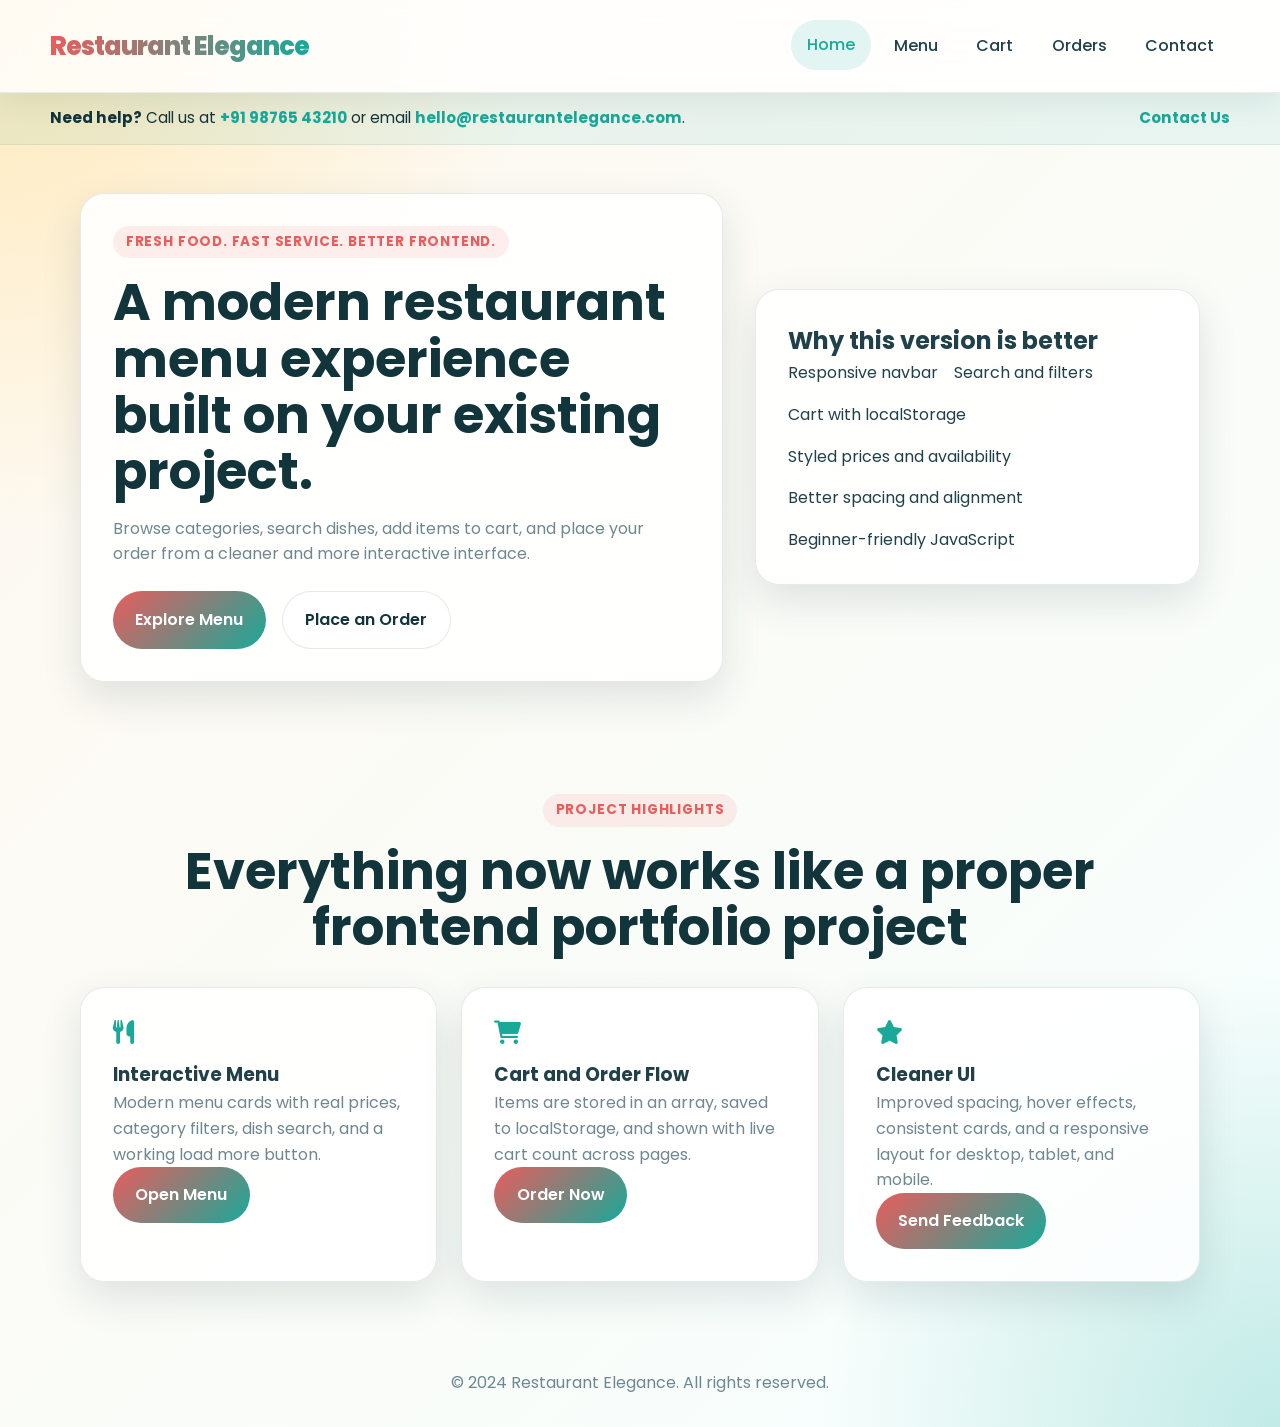
<file: FRONTEND/html/index.html>
<!DOCTYPE html>
<html lang="en">
<head>
    <meta charset="UTF-8">
    <meta name="viewport" content="width=device-width, initial-scale=1.0">
    <title>Restaurant Elegance - Home</title>
    <link rel="stylesheet" href="../css/style.css">
    <link rel="stylesheet" href="https://cdnjs.cloudflare.com/ajax/libs/font-awesome/6.0.0/css/all.min.css">
</head>
<body>
    <header class="site-header">
        <nav class="navbar">
            <div class="nav-container">
                <a href="index.html" class="logo-link">
                    <span class="logo">Restaurant Elegance</span>
                </a>
                <button class="hamburger" aria-label="Toggle navigation">
                    <span></span>
                    <span></span>
                    <span></span>
                </button>
                <div class="nav-panel">
                    <ul class="nav-links">
                        <li><a href="index.html" class="active">Home</a></li>
                        <li><a href="menu.html">Menu</a></li>
                        <li><a href="cart.html">Cart</a></li>
                        <li><a href="orders.html">Orders</a></li>
                        <li><a href="feedback.html">Contact</a></li>
                    </ul>
                    
                </div>
            </div>
        </nav>
    </header>

    <div class="contact-bar">
        <div class="container contact-bar-content">
            <span><strong>Need help?</strong> Call us at <a href="tel:+919876543210">+91 98765 43210</a> or email <a href="mailto:hello@restaurantelegance.com">hello@restaurantelegance.com</a>.</span>
            <a href="feedback.html" class="contact-bar-link">Contact Us</a>
        </div>
    </div>

    <main>
        <section id="home" class="hero">
            <div class="container hero-layout">
                <div class="hero-copy">
                    <p class="eyebrow">Fresh food. Fast service. Better frontend.</p>
                    <h1 class="hero-heading">A modern restaurant menu experience built on your existing project.</h1>
                    <p class="hero-tagline">
                        Browse categories, search dishes, add items to cart, and place your order from a cleaner and more interactive interface.
                    </p>
                    <div class="hero-buttons">
                        <a href="menu.html" class="hero-btn primary-btn">Explore Menu</a>
                        <a href="cart.html" class="hero-btn secondary-btn">Place an Order</a>
                    </div>
                </div>

                <div class="hero-card">
                    <h2>Why this version is better</h2>
                    <div class="hero-points">
                        <div class="info-pill">Responsive navbar</div>
                        <div class="info-pill">Search and filters</div>
                        <div class="info-pill">Cart with localStorage</div>
                        <div class="info-pill">Styled prices and availability</div>
                        <div class="info-pill">Better spacing and alignment</div>
                        <div class="info-pill">Beginner-friendly JavaScript</div>
                    </div>
                </div>
            </div>
        </section>

        <section class="features">
            <div class="container">
                <div class="section-heading">
                    <p class="eyebrow">Project Highlights</p>
                    <h2>Everything now works like a proper frontend portfolio project</h2>
                </div>

                <div class="feature-grid">
                    <article class="feature-card">
                        <i class="fas fa-utensils feature-icon"></i>
                        <h3>Interactive Menu</h3>
                        <p>Modern menu cards with real prices, category filters, dish search, and a working load more button.</p>
                        <a href="menu.html" class="feature-link">Open Menu</a>
                    </article>

                    <article class="feature-card">
                        <i class="fas fa-shopping-cart feature-icon"></i>
                        <h3>Cart and Order Flow</h3>
                        <p>Items are stored in an array, saved to localStorage, and shown with live cart count across pages.</p>
                        <a href="cart.html" class="feature-link">Order Now</a>
                    </article>

                    <article class="feature-card">
                        <i class="fas fa-star feature-icon"></i>
                        <h3>Cleaner UI</h3>
                        <p>Improved spacing, hover effects, consistent cards, and a responsive layout for desktop, tablet, and mobile.</p>
                        <a href="feedback.html" class="feature-link">Send Feedback</a>
                    </article>
                </div>
            </div>
        </section>
    </main>

    <footer>
        <div class="container">
            <p>&copy; 2024 Restaurant Elegance. All rights reserved.</p>
        </div>
    </footer>

    <!-- Login/Register modal removed as requested -->

    <div id="toast" class="toast" role="status" aria-live="polite"></div>

    <script src="../js/script.js"></script>
</body>
</html>
</file>
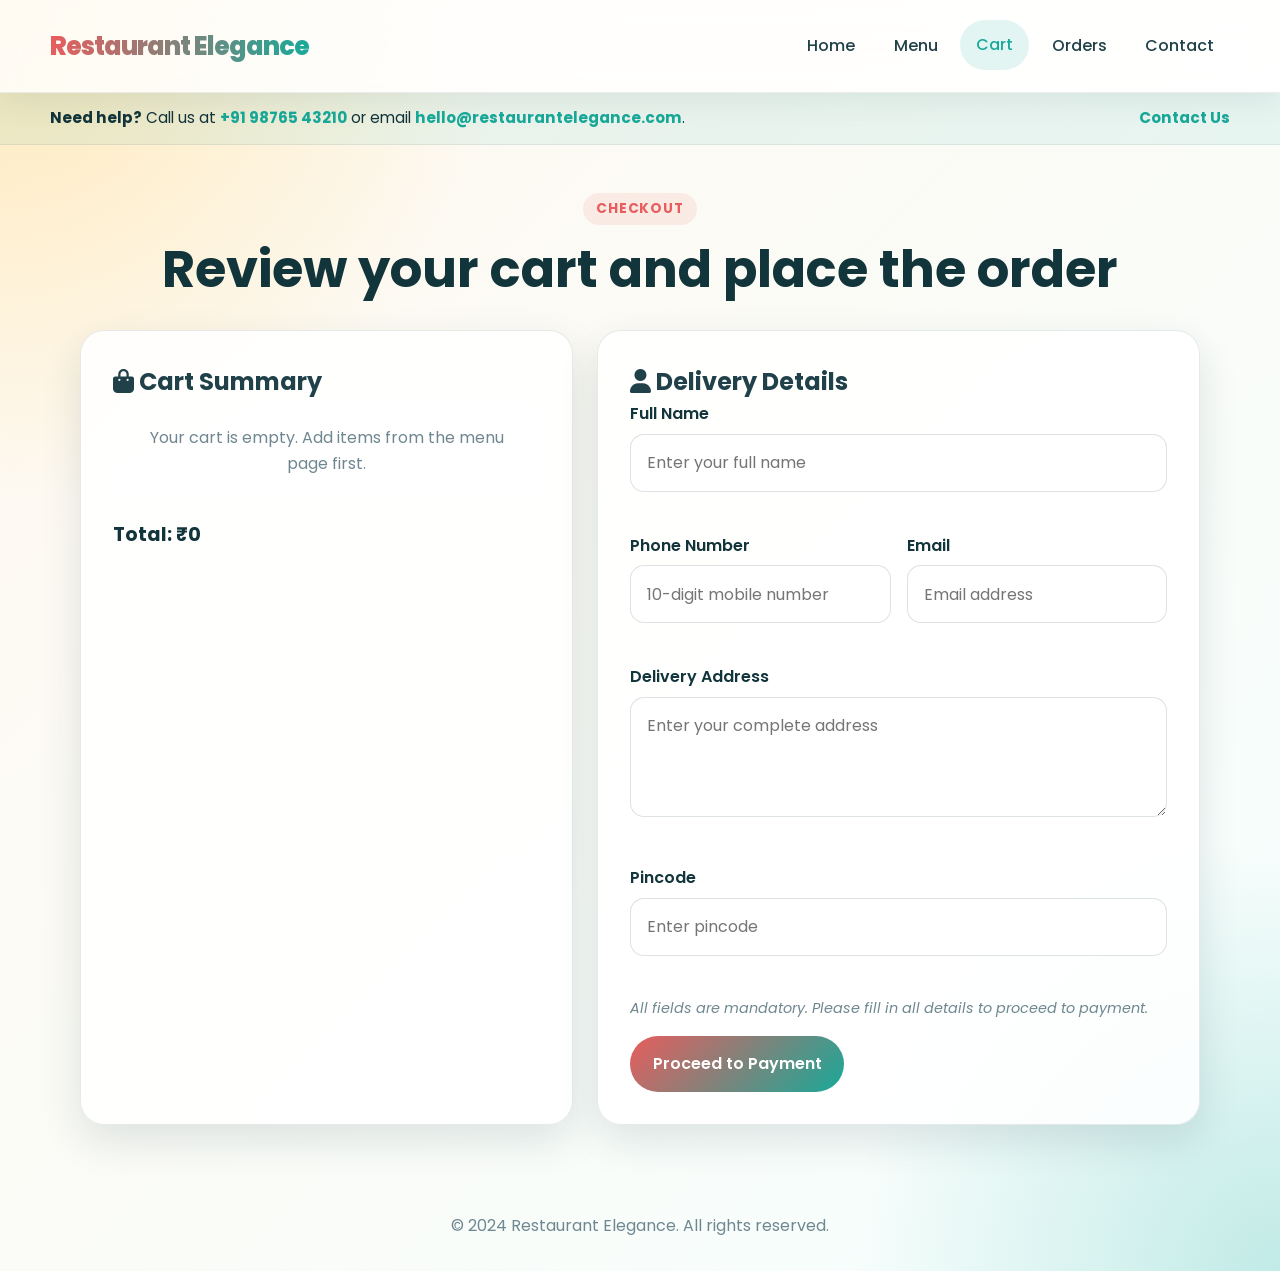
<file: cart.html>
<!DOCTYPE html>
<html lang="en">
<head>
    <meta charset="UTF-8">
    <meta name="viewport" content="width=device-width, initial-scale=1.0">
    <title>Restaurant Elegance - Order</title>
    <link rel="stylesheet" href="css/style.css">
    <link rel="stylesheet" href="https://cdnjs.cloudflare.com/ajax/libs/font-awesome/6.0.0/css/all.min.css">
</head>
<body>
    <header class="site-header">
        <nav class="navbar">
            <div class="nav-container">
                <a href="index.html" class="logo-link">
                    <span class="logo">Restaurant Elegance</span>
                </a>
                <button class="hamburger" aria-label="Toggle navigation">
                    <span></span>
                    <span></span>
                    <span></span>
                </button>
                <div class="nav-panel">
                    <ul class="nav-links">
                        <li><a href="index.html">Home</a></li>
                        <li><a href="menu.html">Menu</a></li>
                        <li><a href="cart.html" class="active">Cart</a></li>
                        <li><a href="orders.html">Orders</a></li>
                        <li><a href="feedback.html">Contact</a></li>
                    </ul>
                    
                </div>
            </div>
        </nav>
    </header>

    <div class="contact-bar">
        <div class="container contact-bar-content">
            <span><strong>Need help?</strong> Call us at <a href="tel:+919876543210">+91 98765 43210</a> or email <a href="mailto:hello@restaurantelegance.com">hello@restaurantelegance.com</a>.</span>
            <a href="feedback.html" class="contact-bar-link">Contact Us</a>
        </div>
    </div>

    <main>
        <section class="order-section" id="orders">
            <div class="container order-layout">
                <div class="section-heading">
                    <p class="eyebrow">Checkout</p>
                    <h1>Review your cart and place the order</h1>
                </div>

                <div class="order-grid">
                    <div class="order-summary card-panel">
                        <h2><i class="fas fa-shopping-bag"></i> Cart Summary</h2>
                        <div id="cartPreview" class="cart-preview"></div>
                        <div class="summary-total">
                            Total: <span id="cartTotal">&#8377;0</span>
                        </div>
                    </div>

                    <div class="user-details card-panel">
                        <h2><i class="fas fa-user"></i> Delivery Details</h2>
                        <form id="orderForm" novalidate>
                            <div class="form-group">
                                <label for="name">Full Name</label>
                                <input type="text" id="name" name="name" placeholder="Enter your full name" required>
                                <small class="field-error"></small>
                            </div>

                            <div class="form-row">
                                <div class="form-group">
                                    <label for="phone">Phone Number</label>
                                    <input type="tel" id="phone" name="phone" placeholder="10-digit mobile number" required>
                                    <small class="field-error"></small>
                                </div>

                                <div class="form-group">
                                    <label for="email">Email</label>
                                    <input type="email" id="email" name="email" placeholder="Email address" required>
                                    <small class="field-error"></small>
                                </div>
                            </div>

                            <div class="form-group">
                                <label for="address">Delivery Address</label>
                                <textarea id="address" name="address" placeholder="Enter your complete address" required></textarea>
                                <small class="field-error"></small>
                            </div>

                            <div class="form-group">
                                <label for="pincode">Pincode</label>
                                <input type="text" id="pincode" name="pincode" placeholder="Enter pincode" required>
                                <small class="field-error"></small>
                            </div>

                            <p class="form-note">All fields are mandatory. Please fill in all details to proceed to payment.</p>

                            <button type="button" id="proceedBtn" class="submit-btn">Proceed to Payment</button>
                        </form>
                    </div>
                </div>
            </div>
        </section>
    </main>

    <footer>
        <div class="container">
            <p>&copy; 2024 Restaurant Elegance. All rights reserved.</p>
        </div>
    </footer>

    <div id="toast" class="toast" role="status" aria-live="polite"></div>

    <script src="js/script.js"></script>
</body>
</html>
</file>
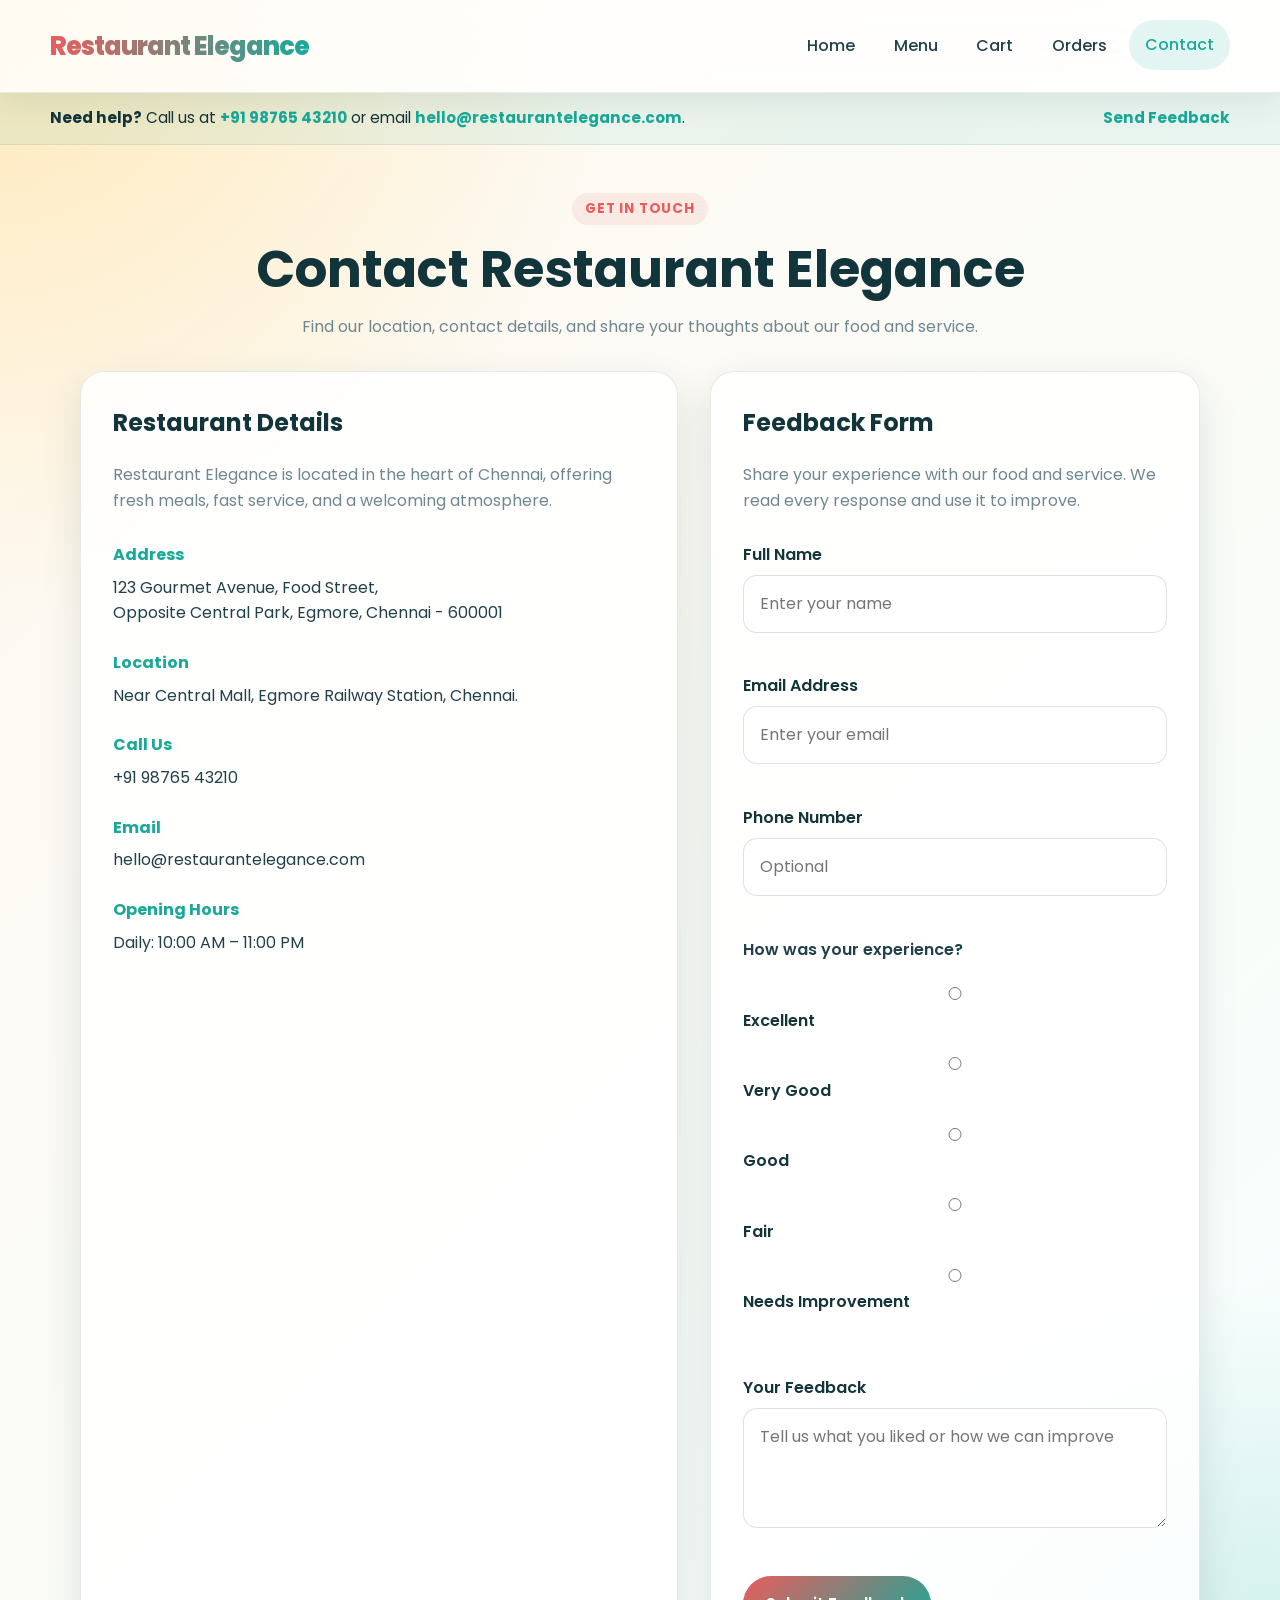
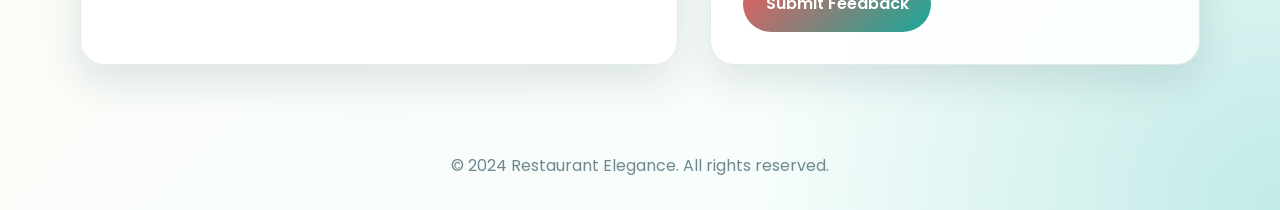
<file: feedback.html>
<!DOCTYPE html>
<html lang="en">
<head>
    <meta charset="UTF-8">
    <meta name="viewport" content="width=device-width, initial-scale=1.0">
    <title>Restaurant Elegance - Contact</title>
    <link rel="stylesheet" href="css/style.css">
    <link rel="stylesheet" href="https://cdnjs.cloudflare.com/ajax/libs/font-awesome/6.0.0/css/all.min.css">
</head>
<body>
    <header class="site-header">
        <nav class="navbar">
            <div class="nav-container">
                <a href="index.html" class="logo-link">
                    <span class="logo">Restaurant Elegance</span>
                </a>
                <button class="hamburger" aria-label="Toggle navigation">
                    <span></span>
                    <span></span>
                    <span></span>
                </button>
                <div class="nav-panel">
                    <ul class="nav-links">
                        <li><a href="index.html">Home</a></li>
                        <li><a href="menu.html">Menu</a></li>
                        <li><a href="cart.html">Cart</a></li>
                        <li><a href="orders.html">Orders</a></li>
                        <li><a href="feedback.html" class="active">Contact</a></li>
                    </ul>
                </div>
            </div>
        </nav>
    </header>

    <div class="contact-bar">
        <div class="container contact-bar-content">
            <span><strong>Need help?</strong> Call us at <a href="tel:+919876543210">+91 98765 43210</a> or email <a href="mailto:hello@restaurantelegance.com">hello@restaurantelegance.com</a>.</span>
            <a href="feedback.html" class="contact-bar-link">Send Feedback</a>
        </div>
    </div>

    <main>
        <section class="contact-section">
            <div class="container">
                <div class="section-heading">
                    <p class="eyebrow">Get in Touch</p>
                    <h1>Contact Restaurant Elegance</h1>
                    <p class="hero-tagline">Find our location, contact details, and share your thoughts about our food and service.</p>
                </div>

                <div class="contact-layout">
                    <div class="contact-card">
                        <h2>Restaurant Details</h2>
                        <p class="contact-text">Restaurant Elegance is located in the heart of Chennai, offering fresh meals, fast service, and a welcoming atmosphere.</p>

                        <div class="contact-item">
                            <h3>Address</h3>
                            <p>123 Gourmet Avenue, Food Street,<br> Opposite Central Park, Egmore, Chennai - 600001</p>
                        </div>

                        <div class="contact-item">
                            <h3>Location</h3>
                            <p>Near Central Mall, Egmore Railway Station, Chennai.</p>
                        </div>

                        <div class="contact-item">
                            <h3>Call Us</h3>
                            <p><a href="tel:+919876543210">+91 98765 43210</a></p>
                        </div>

                        <div class="contact-item">
                            <h3>Email</h3>
                            <p><a href="mailto:hello@restaurantelegance.com">hello@restaurantelegance.com</a></p>
                        </div>

                        <div class="contact-item">
                            <h3>Opening Hours</h3>
                            <p>Daily: 10:00 AM – 11:00 PM</p>
                        </div>
                    </div>

                    <div class="contact-card feedback-card">
                        <h2>Feedback Form</h2>
                        <p class="contact-text">Share your experience with our food and service. We read every response and use it to improve.</p>

                        <form id="feedbackForm" class="feedback-form" novalidate>
                            <div class="form-group">
                                <label for="feedbackName">Full Name</label>
                                <input type="text" id="feedbackName" name="name" placeholder="Enter your name" required>
                                <small class="field-error"></small>
                            </div>

                            <div class="form-group">
                                <label for="feedbackEmail">Email Address</label>
                                <input type="email" id="feedbackEmail" name="email" placeholder="Enter your email" required>
                                <small class="field-error"></small>
                            </div>

                            <div class="form-group">
                                <label for="feedbackPhone">Phone Number</label>
                                <input type="tel" id="feedbackPhone" name="phone" placeholder="Optional">
                                <small class="field-error"></small>
                            </div>

                            <div class="form-group rating-group">
                                <span class="rating-label">How was your experience?</span>
                                <label class="rating-option"><input type="radio" name="rating" value="5"> Excellent</label>
                                <label class="rating-option"><input type="radio" name="rating" value="4"> Very Good</label>
                                <label class="rating-option"><input type="radio" name="rating" value="3"> Good</label>
                                <label class="rating-option"><input type="radio" name="rating" value="2"> Fair</label>
                                <label class="rating-option"><input type="radio" name="rating" value="1"> Needs Improvement</label>
                                <small class="field-error"></small>
                            </div>

                            <div class="form-group">
                                <label for="feedbackComments">Your Feedback</label>
                                <textarea id="feedbackComments" name="comments" placeholder="Tell us what you liked or how we can improve" required></textarea>
                                <small class="field-error"></small>
                            </div>

                            <button type="submit" class="submit-btn">Submit Feedback</button>
                        </form>
                    </div>
                </div>
            </div>
        </section>
    </main>

    <footer>
        <div class="container">
            <p>&copy; 2024 Restaurant Elegance. All rights reserved.</p>
        </div>
    </footer>

    <div id="toast" class="toast" role="status" aria-live="polite"></div>
    <script src="js/script.js"></script>
</body>
</html>
</file>
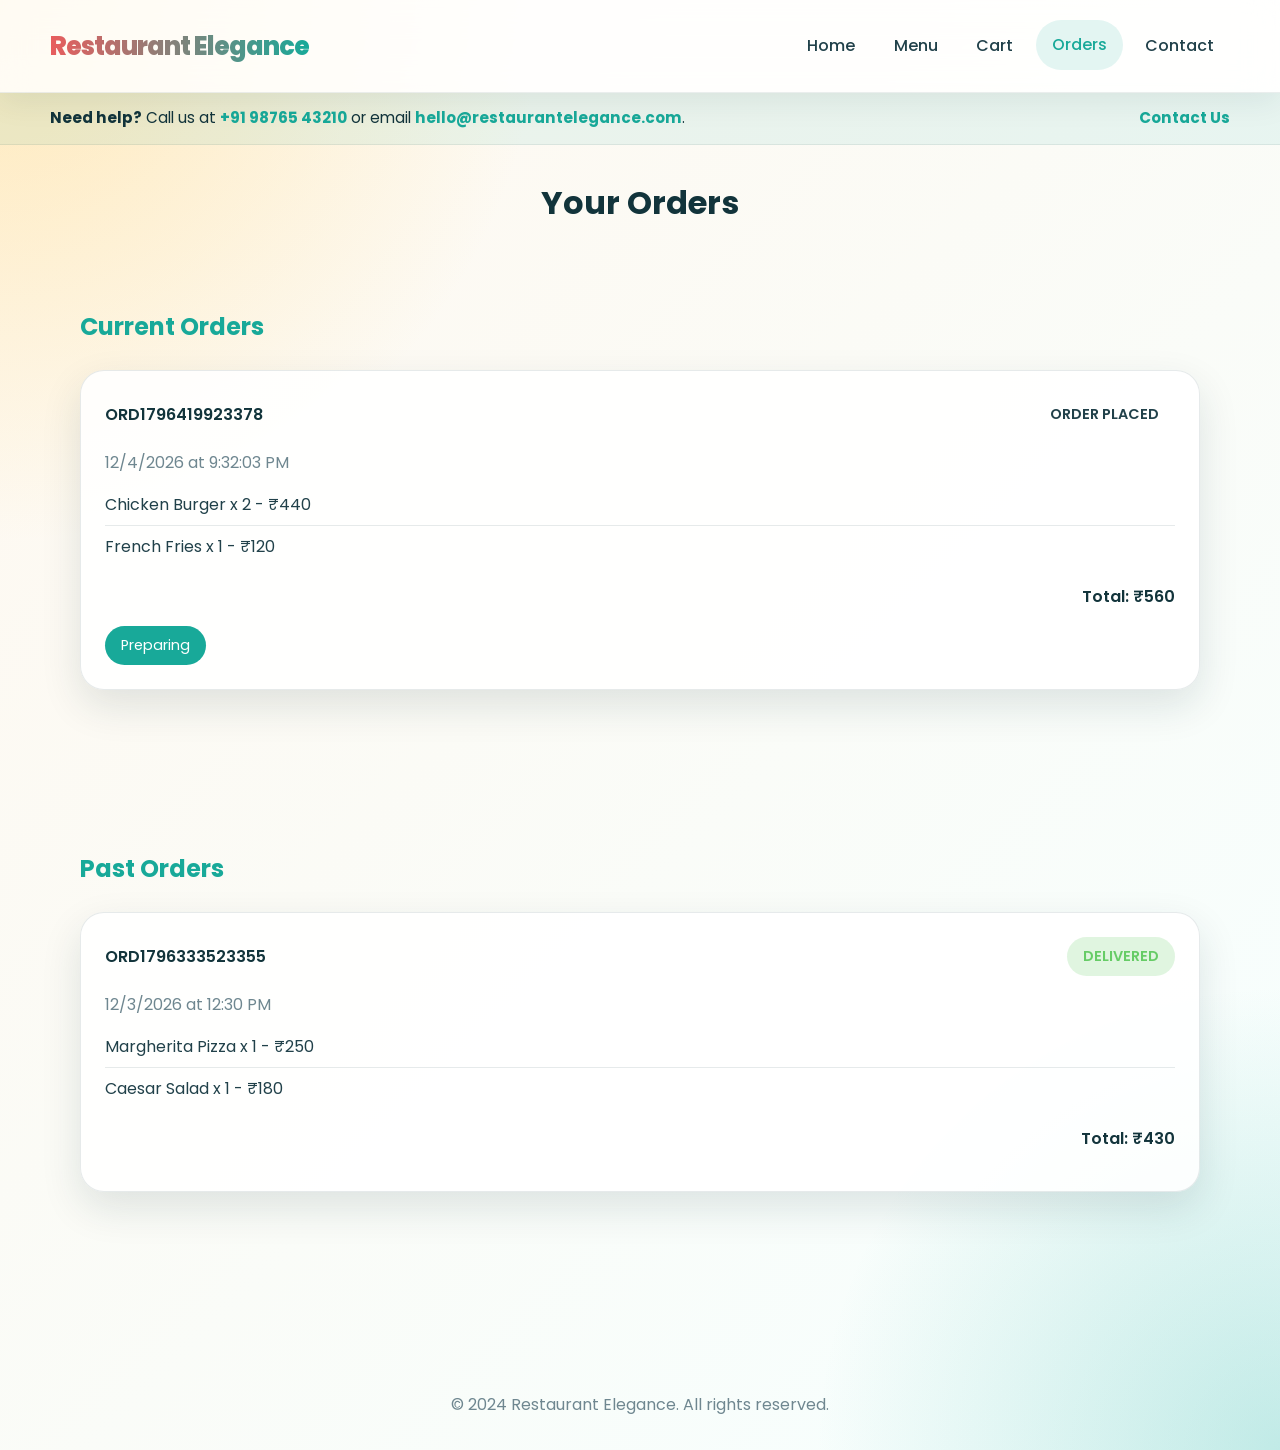
<file: orders.html>
<!DOCTYPE html>
<html lang="en">
<head>
    <meta charset="UTF-8">
    <meta name="viewport" content="width=device-width, initial-scale=1.0">
    <title>Restaurant Elegance - Order Confirmation</title>
    <link rel="stylesheet" href="css/style.css">
    <link rel="stylesheet" href="https://cdnjs.cloudflare.com/ajax/libs/font-awesome/6.0.0/css/all.min.css">
</head>
<body>
    <header class="site-header">
        <nav class="navbar">
            <div class="nav-container">
                <a href="index.html" class="logo-link">
                    <span class="logo">Restaurant Elegance</span>
                </a>
                <button class="hamburger" aria-label="Toggle navigation">
                    <span></span>
                    <span></span>
                    <span></span>
                </button>
                <div class="nav-panel">
                    <ul class="nav-links">
                        <li><a href="index.html">Home</a></li>
                        <li><a href="menu.html">Menu</a></li>
                        <li><a href="cart.html">Cart</a></li>
                        <li><a href="orders.html" class="active">Orders</a></li>
                        <li><a href="feedback.html">Contact</a></li>
                    </ul>
                    
                </div>
            </div>
        </nav>
    </header>

    <div class="contact-bar">
        <div class="container contact-bar-content">
            <span><strong>Need help?</strong> Call us at <a href="tel:+919876543210">+91 98765 43210</a> or email <a href="mailto:hello@restaurantelegance.com">hello@restaurantelegance.com</a>.</span>
            <a href="feedback.html" class="contact-bar-link">Contact Us</a>
        </div>
    </div>

    <main class="orders-page">
        <div class="container">
            <h1>Your Orders</h1>
            
            <section class="orders-section">
                <h2>Current Orders</h2>
                <div id="current-orders" class="orders-list">
                    <!-- Current orders will be populated here -->
                </div>
            </section>
            
            <section class="orders-section">
                <h2>Past Orders</h2>
                <div id="past-orders" class="orders-list">
                    <!-- Past orders will be populated here -->
                </div>
            </section>
        </div>
    </main>

    

    <footer>
        <div class="container">
            <p>&copy; 2024 Restaurant Elegance. All rights reserved.</p>
        </div>
    </footer>

    <div id="toast" class="toast" role="status" aria-live="polite"></div>

    <script src="js/script.js"></script>
</body>
</html></content>
</file>
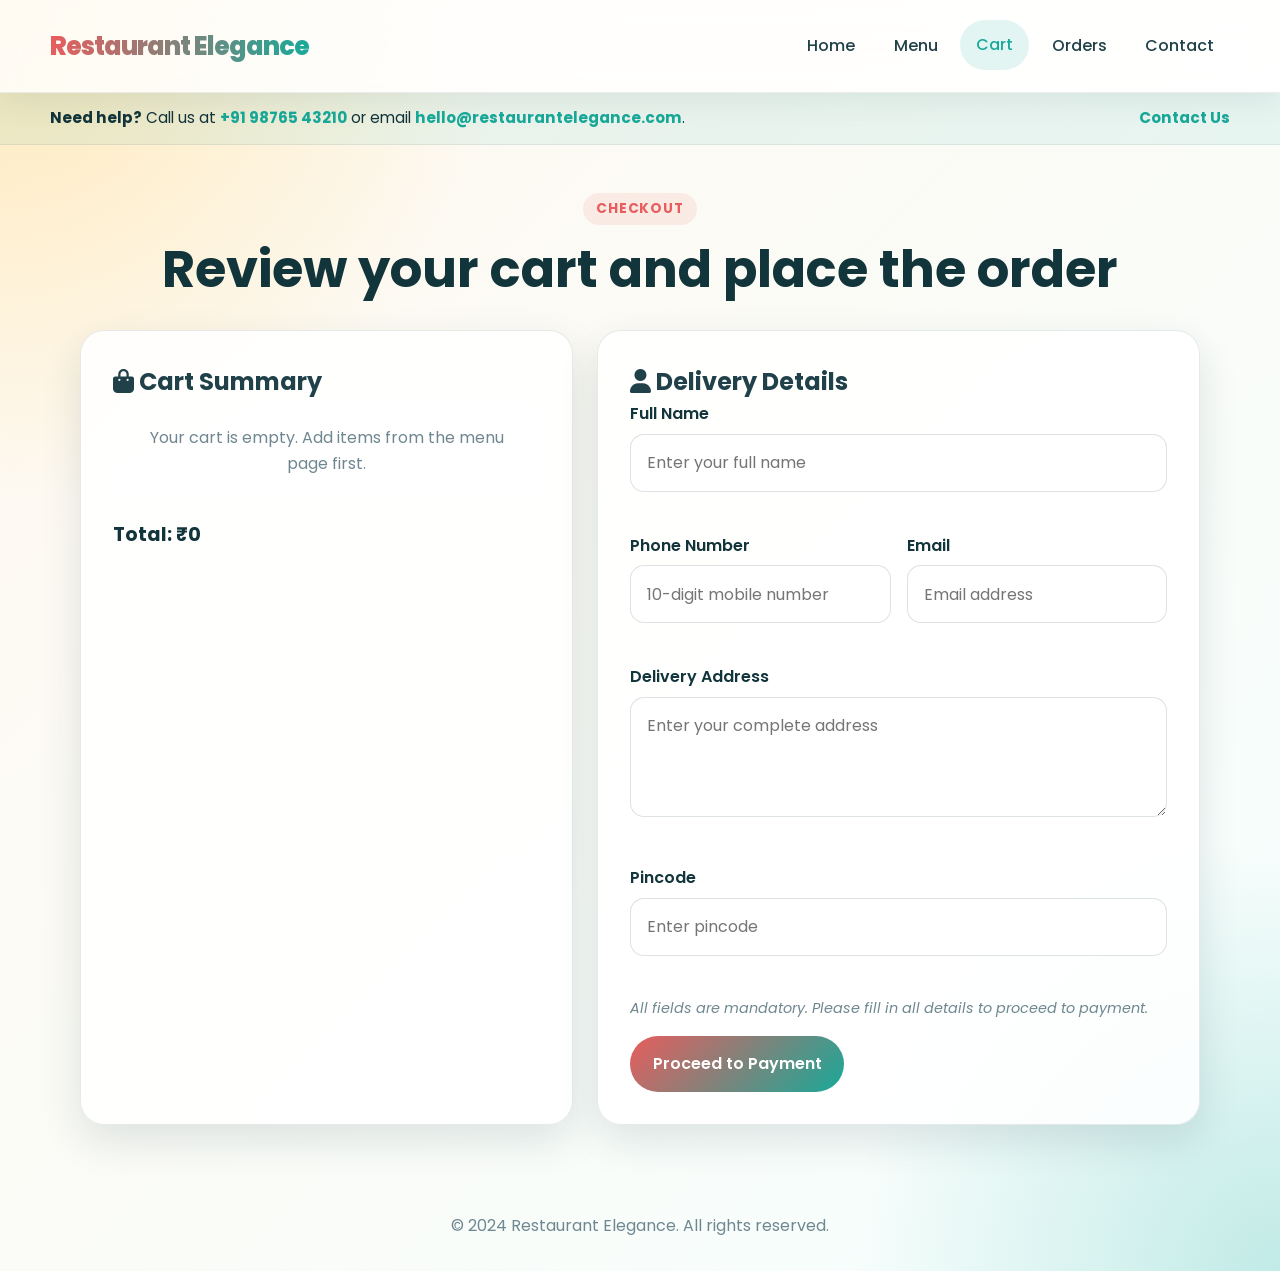
<file: FRONTEND/html/cart.html>
<!DOCTYPE html>
<html lang="en">
<head>
    <meta charset="UTF-8">
    <meta name="viewport" content="width=device-width, initial-scale=1.0">
    <title>Restaurant Elegance - Order</title>
    <link rel="stylesheet" href="../css/style.css">
    <link rel="stylesheet" href="https://cdnjs.cloudflare.com/ajax/libs/font-awesome/6.0.0/css/all.min.css">
</head>
<body>
    <header class="site-header">
        <nav class="navbar">
            <div class="nav-container">
                <a href="index.html" class="logo-link">
                    <span class="logo">Restaurant Elegance</span>
                </a>
                <button class="hamburger" aria-label="Toggle navigation">
                    <span></span>
                    <span></span>
                    <span></span>
                </button>
                <div class="nav-panel">
                    <ul class="nav-links">
                        <li><a href="index.html">Home</a></li>
                        <li><a href="menu.html">Menu</a></li>
                        <li><a href="cart.html" class="active">Cart</a></li>
                        <li><a href="orders.html">Orders</a></li>
                        <li><a href="feedback.html">Contact</a></li>
                    </ul>
                    
                </div>
            </div>
        </nav>
    </header>

    <div class="contact-bar">
        <div class="container contact-bar-content">
            <span><strong>Need help?</strong> Call us at <a href="tel:+919876543210">+91 98765 43210</a> or email <a href="mailto:hello@restaurantelegance.com">hello@restaurantelegance.com</a>.</span>
            <a href="feedback.html" class="contact-bar-link">Contact Us</a>
        </div>
    </div>

    <main>
        <section class="order-section" id="orders">
            <div class="container order-layout">
                <div class="section-heading">
                    <p class="eyebrow">Checkout</p>
                    <h1>Review your cart and place the order</h1>
                </div>

                <div class="order-grid">
                    <div class="order-summary card-panel">
                        <h2><i class="fas fa-shopping-bag"></i> Cart Summary</h2>
                        <div id="cartPreview" class="cart-preview"></div>
                        <div class="summary-total">
                            Total: <span id="cartTotal">&#8377;0</span>
                        </div>
                    </div>

                    <div class="user-details card-panel">
                        <h2><i class="fas fa-user"></i> Delivery Details</h2>
                        <form id="orderForm" novalidate>
                            <div class="form-group">
                                <label for="name">Full Name</label>
                                <input type="text" id="name" name="name" placeholder="Enter your full name" required>
                                <small class="field-error"></small>
                            </div>

                            <div class="form-row">
                                <div class="form-group">
                                    <label for="phone">Phone Number</label>
                                    <input type="tel" id="phone" name="phone" placeholder="10-digit mobile number" required>
                                    <small class="field-error"></small>
                                </div>

                                <div class="form-group">
                                    <label for="email">Email</label>
                                    <input type="email" id="email" name="email" placeholder="Email address" required>
                                    <small class="field-error"></small>
                                </div>
                            </div>

                            <div class="form-group">
                                <label for="address">Delivery Address</label>
                                <textarea id="address" name="address" placeholder="Enter your complete address" required></textarea>
                                <small class="field-error"></small>
                            </div>

                            <div class="form-group">
                                <label for="pincode">Pincode</label>
                                <input type="text" id="pincode" name="pincode" placeholder="Enter pincode" required>
                                <small class="field-error"></small>
                            </div>

                            <p class="form-note">All fields are mandatory. Please fill in all details to proceed to payment.</p>

                            <button type="button" id="proceedBtn" class="submit-btn">Proceed to Payment</button>
                        </form>
                    </div>
                </div>
            </div>
        </section>
    </main>

    <footer>
        <div class="container">
            <p>&copy; 2024 Restaurant Elegance. All rights reserved.</p>
        </div>
    </footer>

    <div id="toast" class="toast" role="status" aria-live="polite"></div>

    <script src="../js/script.js"></script>
</body>
</html>
</file>
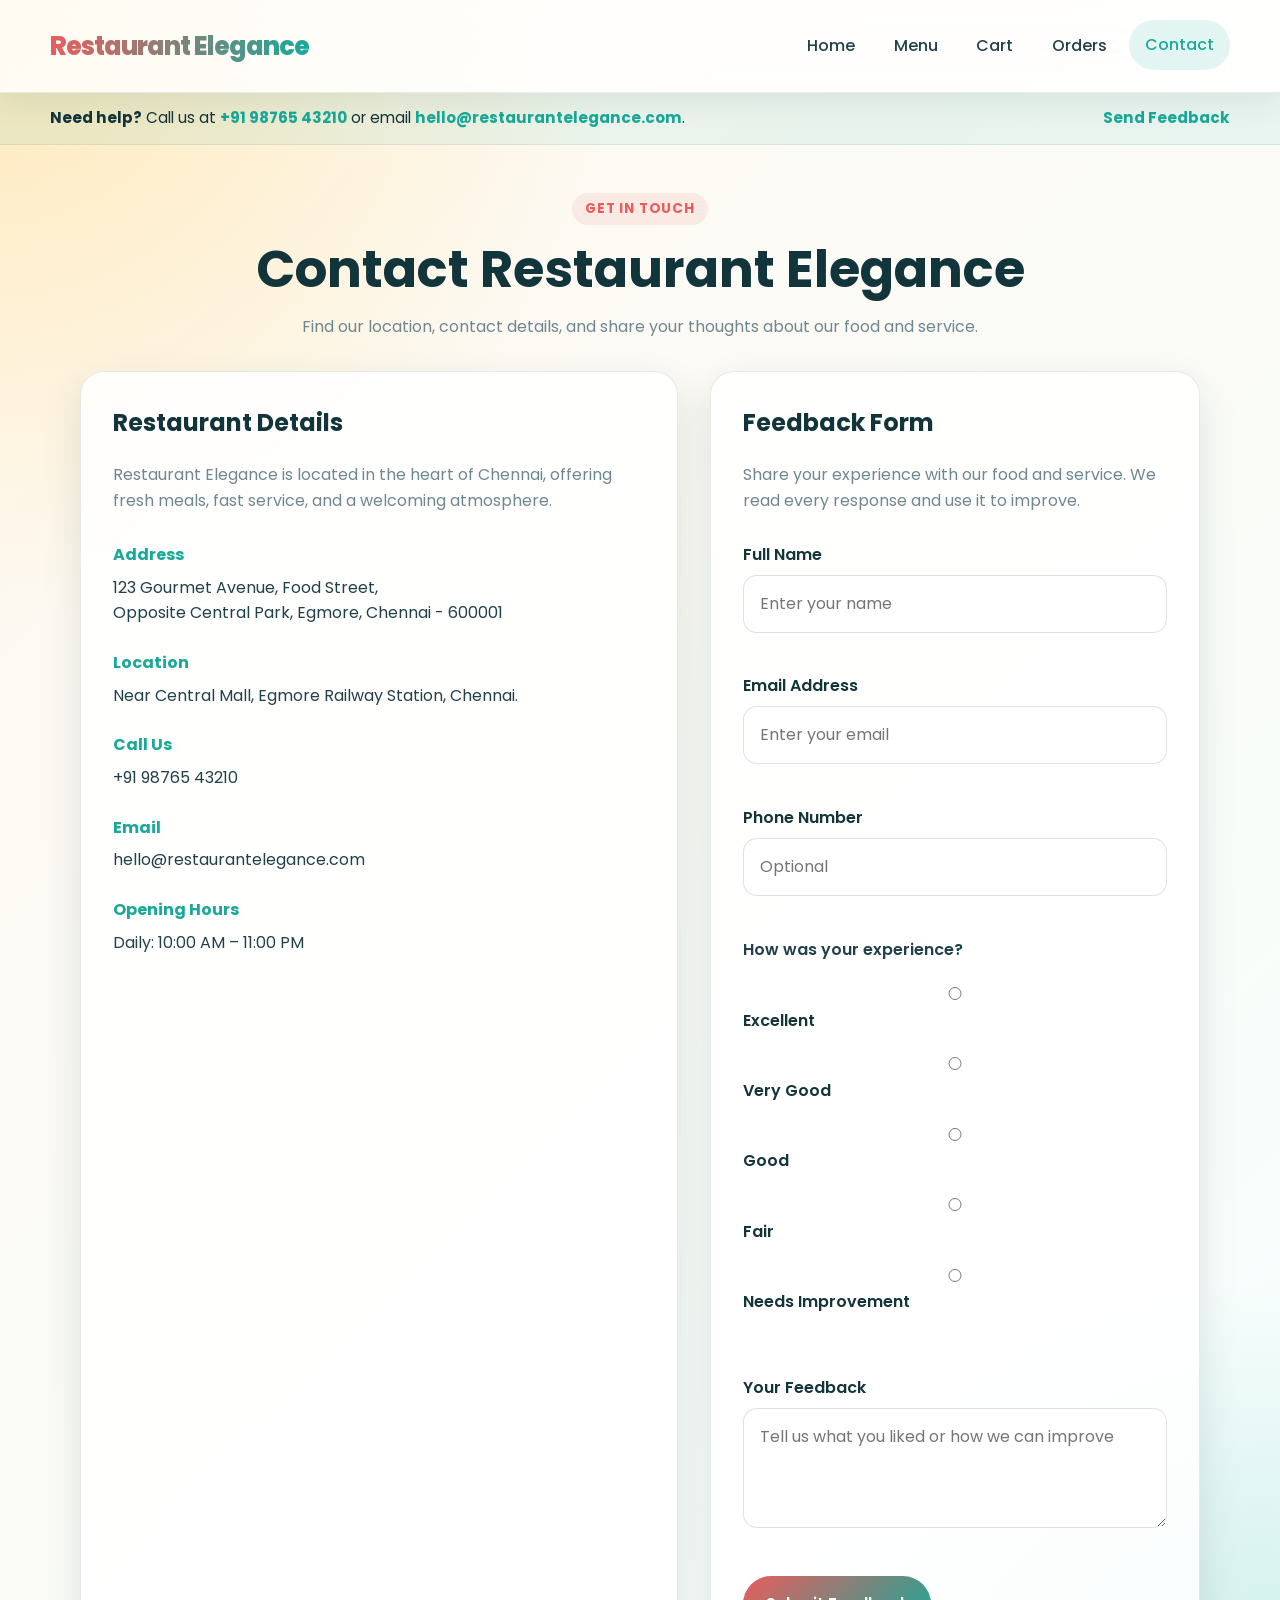
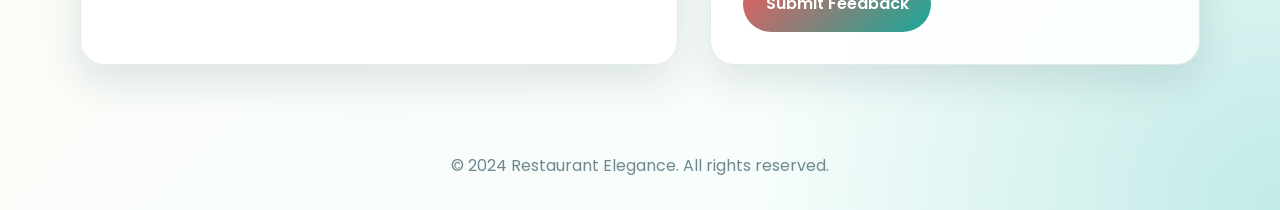
<file: FRONTEND/html/feedback.html>
<!DOCTYPE html>
<html lang="en">
<head>
    <meta charset="UTF-8">
    <meta name="viewport" content="width=device-width, initial-scale=1.0">
    <title>Restaurant Elegance - Contact</title>
   <link rel="stylesheet" href="../css/style.css">
    <link rel="stylesheet" href="https://cdnjs.cloudflare.com/ajax/libs/font-awesome/6.0.0/css/all.min.css">
</head>
<body>
    <header class="site-header">
        <nav class="navbar">
            <div class="nav-container">
                <a href="index.html" class="logo-link">
                    <span class="logo">Restaurant Elegance</span>
                </a>
                <button class="hamburger" aria-label="Toggle navigation">
                    <span></span>
                    <span></span>
                    <span></span>
                </button>
                <div class="nav-panel">
                    <ul class="nav-links">
                        <li><a href="index.html">Home</a></li>
                        <li><a href="menu.html">Menu</a></li>
                        <li><a href="cart.html">Cart</a></li>
                        <li><a href="orders.html">Orders</a></li>
                        <li><a href="feedback.html" class="active">Contact</a></li>
                    </ul>
                </div>
            </div>
        </nav>
    </header>

    <div class="contact-bar">
        <div class="container contact-bar-content">
            <span><strong>Need help?</strong> Call us at <a href="tel:+919876543210">+91 98765 43210</a> or email <a href="mailto:hello@restaurantelegance.com">hello@restaurantelegance.com</a>.</span>
            <a href="feedback.html" class="contact-bar-link">Send Feedback</a>
        </div>
    </div>

    <main>
        <section class="contact-section">
            <div class="container">
                <div class="section-heading">
                    <p class="eyebrow">Get in Touch</p>
                    <h1>Contact Restaurant Elegance</h1>
                    <p class="hero-tagline">Find our location, contact details, and share your thoughts about our food and service.</p>
                </div>

                <div class="contact-layout">
                    <div class="contact-card">
                        <h2>Restaurant Details</h2>
                        <p class="contact-text">Restaurant Elegance is located in the heart of Chennai, offering fresh meals, fast service, and a welcoming atmosphere.</p>

                        <div class="contact-item">
                            <h3>Address</h3>
                            <p>123 Gourmet Avenue, Food Street,<br> Opposite Central Park, Egmore, Chennai - 600001</p>
                        </div>

                        <div class="contact-item">
                            <h3>Location</h3>
                            <p>Near Central Mall, Egmore Railway Station, Chennai.</p>
                        </div>

                        <div class="contact-item">
                            <h3>Call Us</h3>
                            <p><a href="tel:+919876543210">+91 98765 43210</a></p>
                        </div>

                        <div class="contact-item">
                            <h3>Email</h3>
                            <p><a href="mailto:hello@restaurantelegance.com">hello@restaurantelegance.com</a></p>
                        </div>

                        <div class="contact-item">
                            <h3>Opening Hours</h3>
                            <p>Daily: 10:00 AM – 11:00 PM</p>
                        </div>
                    </div>

                    <div class="contact-card feedback-card">
                        <h2>Feedback Form</h2>
                        <p class="contact-text">Share your experience with our food and service. We read every response and use it to improve.</p>

                        <form id="feedbackForm" class="feedback-form" novalidate>
                            <div class="form-group">
                                <label for="feedbackName">Full Name</label>
                                <input type="text" id="feedbackName" name="name" placeholder="Enter your name" required>
                                <small class="field-error"></small>
                            </div>

                            <div class="form-group">
                                <label for="feedbackEmail">Email Address</label>
                                <input type="email" id="feedbackEmail" name="email" placeholder="Enter your email" required>
                                <small class="field-error"></small>
                            </div>

                            <div class="form-group">
                                <label for="feedbackPhone">Phone Number</label>
                                <input type="tel" id="feedbackPhone" name="phone" placeholder="Optional">
                                <small class="field-error"></small>
                            </div>

                            <div class="form-group rating-group">
                                <span class="rating-label">How was your experience?</span>
                                <label class="rating-option"><input type="radio" name="rating" value="5"> Excellent</label>
                                <label class="rating-option"><input type="radio" name="rating" value="4"> Very Good</label>
                                <label class="rating-option"><input type="radio" name="rating" value="3"> Good</label>
                                <label class="rating-option"><input type="radio" name="rating" value="2"> Fair</label>
                                <label class="rating-option"><input type="radio" name="rating" value="1"> Needs Improvement</label>
                                <small class="field-error"></small>
                            </div>

                            <div class="form-group">
                                <label for="feedbackComments">Your Feedback</label>
                                <textarea id="feedbackComments" name="comments" placeholder="Tell us what you liked or how we can improve" required></textarea>
                                <small class="field-error"></small>
                            </div>

                            <button type="submit" class="submit-btn">Submit Feedback</button>
                        </form>
                    </div>
                </div>
            </div>
        </section>
    </main>

    <footer>
        <div class="container">
            <p>&copy; 2024 Restaurant Elegance. All rights reserved.</p>
        </div>
    </footer>

    <div id="toast" class="toast" role="status" aria-live="polite"></div>
    <script src="../js/script.js"></script>
</body>
</html>
</file>
<file: FRONTEND/css/style.css>
@import url('https://fonts.googleapis.com/css2?family=Poppins:wght@300;400;500;600;700;800&display=swap');

/* Shared design variables keep the project easy to update */
:root {
    --primary-color: #e85d5d;
    --secondary-color: #18a999;
    --accent-color: #ffd166;
    --dark-color: #12343b;
    --light-color: #f8fbfb;
    --text-color: #21414a;
    --muted-color: #6f8790;
    --card-bg: rgba(255, 255, 255, 0.88);
    --border-color: rgba(18, 52, 59, 0.1);
    --shadow-soft: 0 16px 40px rgba(18, 52, 59, 0.12);
    --shadow-hover: 0 22px 48px rgba(18, 52, 59, 0.18);
    --radius-lg: 24px;
    --radius-md: 16px;
}

* {
    box-sizing: border-box;
    margin: 0;
    padding: 0;
}

html {
    scroll-behavior: smooth;
}

body {
    font-family: 'Poppins', sans-serif;
    color: var(--text-color);
    background:
        radial-gradient(circle at top left, rgba(255, 209, 102, 0.4), transparent 28%),
        radial-gradient(circle at bottom right, rgba(24, 169, 153, 0.24), transparent 24%),
        linear-gradient(135deg, #fff8ef 0%, #f6ffff 100%);
    min-height: 100vh;
    line-height: 1.6;
    padding-top: 92px;
}

img {
    max-width: 100%;
    display: block;
}

a {
    color: inherit;
    text-decoration: none;
}

button,
input,
textarea {
    font: inherit;
}

.container {
    width: min(1120px, calc(100% - 2rem));
    margin: 0 auto;
}

.site-header {
    position: fixed;
    inset: 0 0 auto 0;
    z-index: 1000;
}

.navbar {
    background: rgba(255, 255, 255, 0.82);
    backdrop-filter: blur(16px);
    border-bottom: 1px solid rgba(18, 52, 59, 0.08);
    box-shadow: 0 8px 30px rgba(18, 52, 59, 0.08);
}

.nav-container {
    width: min(1180px, calc(100% - 2rem));
    margin: 0 auto;
    min-height: 92px;
    display: flex;
    align-items: center;
    justify-content: space-between;
    gap: 1rem;
}

.logo {
    font-size: 1.6rem;
    font-weight: 800;
    letter-spacing: -0.04em;
    background: linear-gradient(90deg, var(--primary-color), var(--secondary-color));
    -webkit-background-clip: text;
    -webkit-text-fill-color: transparent;
    background-clip: text;
}

.nav-panel {
    display: flex;
    align-items: center;
    gap: 1rem;
}

.contact-bar {
    background: rgba(24, 169, 153, 0.08);
    border-bottom: 1px solid rgba(18, 52, 59, 0.08);
}

.contact-bar-content {
    width: min(1180px, calc(100% - 2rem));
    margin: 0 auto;
    display: flex;
    flex-wrap: wrap;
    align-items: center;
    justify-content: space-between;
    gap: 1rem;
    padding: 0.85rem 0;
    color: var(--dark-color);
    font-size: 0.95rem;
}

.contact-bar-content a {
    color: var(--secondary-color);
    font-weight: 700;
}

.nav-links {
    list-style: none;
    display: flex;
    align-items: center;
    gap: 0.4rem;
}

.nav-links a {
    display: inline-flex;
    align-items: center;
    justify-content: center;
    padding: 0.75rem 1rem;
    border-radius: 999px;
    color: var(--text-color);
    font-weight: 500;
    transition: background-color 0.25s ease, color 0.25s ease, transform 0.25s ease;
}

.nav-links a:hover,
.nav-links a.active {
    background: rgba(24, 169, 153, 0.12);
    color: var(--secondary-color);
    transform: translateY(-1px);
}

.cart-btn {
    border: none;
    background: linear-gradient(135deg, var(--primary-color), var(--secondary-color));
    color: #fff;
    padding: 0.8rem 1rem;
    border-radius: 999px;
    cursor: pointer;
    font-weight: 600;
    transition: transform 0.25s ease, box-shadow 0.25s ease;
    box-shadow: 0 10px 24px rgba(24, 169, 153, 0.18);
}

.cart-btn:hover {
    transform: translateY(-2px);
    box-shadow: 0 16px 26px rgba(24, 169, 153, 0.26);
}

.cart-count {
    display: inline-flex;
    align-items: center;
    justify-content: center;
    min-width: 28px;
    min-height: 28px;
    margin-left: 0.5rem;
    padding: 0 0.45rem;
    border-radius: 999px;
    background: rgba(255, 255, 255, 0.22);
}

.hamburger {
    display: none;
    border: none;
    background: transparent;
    cursor: pointer;
    padding: 0.4rem;
}

.hamburger span {
    display: block;
    width: 26px;
    height: 3px;
    margin: 5px 0;
    border-radius: 999px;
    background: var(--dark-color);
    transition: transform 0.25s ease, opacity 0.25s ease;
}

.hamburger.active span:nth-child(1) {
    transform: translateY(8px) rotate(45deg);
}

.hamburger.active span:nth-child(2) {
    opacity: 0;
}

.hamburger.active span:nth-child(3) {
    transform: translateY(-8px) rotate(-45deg);
}

main section {
    padding: 3rem 0 4rem;
}

.hero-layout {
    display: grid;
    grid-template-columns: 1.3fr 0.9fr;
    gap: 2rem;
    align-items: center;
}

.hero-copy,
.hero-card,
.card-panel,
.feature-card,
.dish-card,
.order-summary {
    background: var(--card-bg);
    border: 1px solid var(--border-color);
    border-radius: var(--radius-lg);
    box-shadow: var(--shadow-soft);
}

.hero-copy,
.hero-card,
.feature-card,
.card-panel {
    padding: 2rem;
}

.eyebrow {
    display: inline-block;
    margin-bottom: 1rem;
    padding: 0.35rem 0.8rem;
    border-radius: 999px;
    background: rgba(232, 93, 93, 0.1);
    color: var(--primary-color);
    font-size: 0.85rem;
    font-weight: 700;
    letter-spacing: 0.06em;
    text-transform: uppercase;
}

.hero-heading,
.section-heading h1,
.section-heading h2 {
    color: var(--dark-color);
    font-size: clamp(2rem, 4vw, 3.6rem);
    line-height: 1.1;
    margin-bottom: 1rem;
}

.hero-tagline,
.feature-card p,
.dish-info p,
.card-panel p {
    color: var(--muted-color);
}

.hero-buttons,
.hero-points {
    display: flex;
    flex-wrap: wrap;
    gap: 1rem;
}

.hero-buttons {
    margin-top: 1.5rem;
}

.hero-btn,
.feature-link,
.submit-btn,
.load-more-btn,
.add-to-cart-btn,
.category-btn,
.search-container button {
    border: none;
    cursor: pointer;
    transition: transform 0.25s ease, box-shadow 0.25s ease, background-color 0.25s ease;
}

.hero-btn,
.feature-link,
.submit-btn,
.load-more-btn {
    display: inline-flex;
    align-items: center;
    justify-content: center;
    padding: 0.95rem 1.4rem;
    border-radius: 999px;
    font-weight: 600;
}

.primary-btn,
.feature-link,
.submit-btn,
.load-more-btn,
.search-container button,
.add-to-cart-btn {
    background: linear-gradient(135deg, var(--primary-color), var(--secondary-color));
    color: #fff;
}

.secondary-btn {
    background: #fff;
    color: var(--dark-color);
    border: 1px solid var(--border-color);
}

.hero-btn:hover,
.feature-link:hover,
.submit-btn:hover,
.load-more-btn:hover,
.add-to-cart-btn:hover,
.search-container button:hover,
.category-btn:hover {
    transform: translateY(-2px);
    box-shadow: 0 14px 28px rgba(24, 169, 153, 0.2);
}

.form-note {
    font-size: 0.9rem;
    color: var(--dark-color);
    margin-bottom: 1rem;
    font-style: italic;
}

.payment-buttons {
    display: flex;
    gap: 1rem;
    margin-top: 1.5rem;
    justify-content: center;
}

.payment-btn {
    flex: 1;
    padding: 1rem 1.5rem;
    border: none;
    border-radius: 8px;
    font-weight: 600;
    cursor: pointer;
    transition: all 0.25s ease;
}

.cash-btn {
    background: #28a745;
    color: #fff;
}

.online-btn {
    background: #007bff;
    color: #fff;
}

.payment-btn:hover {
    transform: translateY(-2px);
    box-shadow: 0 8px 16px rgba(0, 0, 0, 0.2);
}

.payment-section {
    margin-top: 2rem;
    text-align: center;
}

.section-heading {
    text-align: center;
    margin-bottom: 2rem;
}

.feature-grid {
    display: grid;
    grid-template-columns: repeat(3, minmax(0, 1fr));
    gap: 1.5rem;
}

.feature-card:hover,
.card-panel:hover {
    transform: translateY(-6px);
    box-shadow: var(--shadow-hover);
}

.feature-icon {
    font-size: 1.5rem;
    color: var(--secondary-color);
    margin-bottom: 1rem;
}

.menu-toolbar {
    display: grid;
    gap: 1.5rem;
    margin-bottom: 2rem;
}

.contact-layout {
    display: grid;
    grid-template-columns: minmax(0, 1.1fr) minmax(0, 0.9fr);
    gap: 2rem;
}

.contact-card {
    background: var(--card-bg);
    border: 1px solid var(--border-color);
    border-radius: var(--radius-lg);
    box-shadow: var(--shadow-soft);
    padding: 2rem;
}

.contact-card h2 {
    margin-bottom: 1.2rem;
    color: var(--dark-color);
}

.contact-text {
    margin-bottom: 1.8rem;
    color: var(--muted-color);
}

.contact-item {
    margin-bottom: 1.5rem;
}

.contact-item h3 {
    margin-bottom: 0.45rem;
    font-size: 1rem;
    color: var(--secondary-color);
}

.rating-group {
    display: grid;
    gap: 0.75rem;
    margin-top: 0.75rem;
}

.rating-label {
    font-weight: 600;
    display: block;
    margin-bottom: 0.5rem;
}

.rating-option {
    display: inline-flex;
    align-items: center;
    gap: 0.5rem;
    cursor: pointer;
}

.form-group textarea {
    min-height: 140px;
    resize: vertical;
}

@media (max-width: 900px) {
    .contact-layout {
        grid-template-columns: 1fr;
    }
}

.search-container {
    display: flex;
    gap: 0.75rem;
    flex-wrap: wrap;
    justify-content: center;
}

.search-container input {
    flex: 1 1 320px;
    min-width: 240px;
    background: rgba(255, 255, 255, 0.9);
    border: 1px solid rgba(18, 52, 59, 0.14);
    border-radius: 999px;
    padding: 0.95rem 1.1rem;
    color: var(--text-color);
}

.search-container input:focus,
.form-group input:focus,
.form-group textarea:focus {
    outline: none;
    border-color: var(--secondary-color);
    box-shadow: 0 0 0 4px rgba(24, 169, 153, 0.14);
}

.menu-categories {
    display: flex;
    flex-wrap: wrap;
    gap: 0.75rem;
    justify-content: center;
}

.category-btn {
    padding: 0.8rem 1.1rem;
    border-radius: 999px;
    background: rgba(255, 255, 255, 0.9);
    border: 1px solid rgba(18, 52, 59, 0.1);
    color: var(--text-color);
    font-weight: 600;
}

.category-btn.active {
    background: linear-gradient(135deg, var(--primary-color), var(--secondary-color));
    color: #fff;
}

.menu-grid {
    display: grid;
    grid-template-columns: repeat(auto-fit, minmax(240px, 1fr));
    gap: 1.5rem;
}

#menuGrid {
    display: grid;
    grid-template-columns: repeat(auto-fit, minmax(240px, 1fr));
    gap: 1.5rem;
}

.dish-card {
    overflow: hidden;
    display: flex;
    flex-direction: column;
    min-height: 450px;
    height: 100%;
    cursor: pointer;
    transition: transform 0.25s ease, box-shadow 0.25s ease;
}

.dish-card:hover {
    transform: translateY(-8px);
    box-shadow: var(--shadow-hover);
}

.dish-card.hidden-item,
.dish-card.is-hidden,
.load-more-btn.is-hidden {
    display: none;
}
.dish-card img {

    height: 240px;
    object-fit: cover;
    flex-shrink: 0;
}

.dish-info {
    padding: 1.2rem;
    display: flex;
    flex-direction: column;
    justify-content: space-between;
    flex: 1;
    min-height: 200px;
}

.dish-meta {
    display: flex;
    justify-content: space-between;
    gap: 0.75rem;
    align-items: center;
    margin-bottom: 0.8rem;
}

.dish-category {
    font-size: 0.78rem;
    font-weight: 700;
    letter-spacing: 0.05em;
    text-transform: uppercase;
    color: var(--secondary-color);
}

.status-badge {
    padding: 0.3rem 0.7rem;
    border-radius: 999px;
    font-size: 0.78rem;
    font-weight: 700;
}

.available {
    color: #12753d;
    background: rgba(18, 117, 61, 0.12);
}

.unavailable {
    color: #b42318;
    background: rgba(180, 35, 24, 0.12);
}

.dish-info h3 {
    color: var(--dark-color);
    font-size: 1.2rem;
    margin-bottom: 0.45rem;
}

.dish-footer {
    margin-top: 1rem;
    display: flex;
    justify-content: space-between;
    align-items: center;
    gap: 0.75rem;
}

.price {
    font-size: 1.2rem;
    font-weight: 700;
    color: var(--primary-color);
}

.add-to-cart-btn {
    padding: 0.75rem 1rem;
    border-radius: 12px;
    min-width: 124px;
}

.add-to-cart-btn.disabled,
.add-to-cart-btn:disabled {
    background: #c7d2d8;
    color: #46616a;
    cursor: not-allowed;
    box-shadow: none;
    transform: none;
}

.menu-actions {
    margin-top: 2rem;
    text-align: center;
}

.order-grid {
    display: grid;
    grid-template-columns: 0.9fr 1.1fr;
    gap: 1.5rem;
}

.cart-preview {
    display: grid;
    gap: 0.8rem;
}

.cart-preview-item {
    display: grid;
    gap: 0.85rem;
    padding: 0.95rem 0;
    border-bottom: 1px solid rgba(18, 52, 59, 0.08);
}

.cart-item-name {
    font-weight: 700;
    color: var(--dark-color);
}

.cart-item-details {
    display: flex;
    flex-wrap: wrap;
    justify-content: space-between;
    gap: 0.75rem;
    align-items: center;
}

.cart-qty-controls {
    display: inline-flex;
    align-items: center;
    gap: 0.35rem;
    padding: 0.25rem 0.5rem;
    border-radius: 12px;
    background: rgba(24, 169, 153, 0.08);
    border: 1px solid rgba(18, 52, 59, 0.08);
}

.qty-control {
    width: 34px;
    height: 34px;
    border: none;
    border-radius: 10px;
    background: var(--secondary-color);
    color: #fff;
    font-size: 1.1rem;
    cursor: pointer;
    transition: background-color 0.2s ease;
}

.qty-control:hover {
    background: var(--primary-color);
}

.item-qty {
    min-width: 30px;
    text-align: center;
    font-weight: 700;
}

.cart-item-price {
    min-width: 90px;
    font-weight: 700;
    color: var(--primary-color);
}

.remove-item {
    border: none;
    background: transparent;
    color: #b42318;
    font-weight: 700;
    cursor: pointer;
    text-decoration: underline;
    padding: 0.2rem 0.35rem;
}

.summary-total {
    margin-top: 1.2rem;
    font-size: 1.2rem;
    font-weight: 700;
    color: var(--dark-color);
}

.cart-count-text {
    margin: 0.75rem 0 1rem;
    color: var(--muted-color);
    font-weight: 600;
}

.form-row {
    display: grid;
    grid-template-columns: repeat(2, minmax(0, 1fr));
    gap: 1rem;
}

.form-group {
    margin-bottom: 1rem;
}

.form-group label {
    display: block;
    margin-bottom: 0.45rem;
    font-weight: 600;
    color: var(--dark-color);
}

.form-group input,
.form-group textarea {
    width: 100%;
    border: 1px solid rgba(18, 52, 59, 0.14);
    border-radius: 14px;
    background: rgba(255, 255, 255, 0.92);
    padding: 0.95rem 1rem;
    color: var(--text-color);
}

.form-group textarea {
    min-height: 120px;
    resize: vertical;
}

.field-error {
    min-height: 1.2rem;
    display: block;
    margin-top: 0.35rem;
    color: #b42318;
    font-size: 0.85rem;
}

.input-error {
    border-color: #b42318 !important;
    box-shadow: 0 0 0 4px rgba(180, 35, 24, 0.12) !important;
}

.feedback-panel {
    max-width: 760px;
    margin: 0 auto;
}

.rating {
    display: flex;
    flex-direction: row-reverse;
    justify-content: flex-end;
    gap: 0.3rem;
}

.rating input {
    display: none;
}

.rating label {
    font-size: 2rem;
    color: #c9d4d8;
    cursor: pointer;
    transition: transform 0.2s ease, color 0.2s ease;
}

.rating label:hover,
.rating label:hover ~ label,
.rating input:checked ~ label {
    color: var(--accent-color);
    transform: scale(1.05);
}

footer {
    padding: 1.5rem 0 2rem;
    text-align: center;
    color: var(--muted-color);
}

.toast {
    position: fixed;
    right: 1rem;
    bottom: 1rem;
    z-index: 1200;
    min-width: 240px;
    max-width: 320px;
    padding: 0.95rem 1rem;
    border-radius: 14px;
    background: var(--dark-color);
    color: #fff;
    box-shadow: 0 18px 40px rgba(18, 52, 59, 0.28);
    opacity: 0;
    transform: translateY(16px);
    pointer-events: none;
    transition: opacity 0.25s ease, transform 0.25s ease;
}

.toast.show {
    opacity: 1;
    transform: translateY(0);
}

.empty-state {
    text-align: center;
    padding: 1.5rem;
    border-radius: var(--radius-md);
    background: rgba(255, 255, 255, 0.8);
    color: var(--muted-color);
}

.modal {
    position: fixed;
    inset: 0;
    display: none;
    align-items: center;
    justify-content: center;
    background: rgba(18, 52, 59, 0.68);
    z-index: 1500;
    padding: 1.5rem;
}

.modal.active {
    display: flex;
}

.modal-content {
    width: min(460px, 100%);
    background: #ffffff;
    border-radius: var(--radius-lg);
    padding: 2rem;
    box-shadow: var(--shadow-soft);
    position: relative;
    max-height: 100vh;
    overflow: auto;
}

.modal-header {
    margin-bottom: 1.5rem;
}

.modal-header h2 {
    font-size: 1.8rem;
    margin-bottom: 0.35rem;
    color: var(--dark-color);
}

.modal-header p {
    color: var(--muted-color);
    line-height: 1.6;
}

.modal-close {
    position: absolute;
    top: 1rem;
    right: 1rem;
    border: none;
    background: transparent;
    color: var(--muted-color);
    font-size: 1.8rem;
    cursor: pointer;
    line-height: 1;
}

.modal-form .form-group {
    margin-bottom: 1rem;
}

body.modal-open {
    overflow: hidden;
}

/* Dish Detail Page Styles */
.dish-detail-section {
    padding: 2rem 0 4rem;
}

.back-link {
    display: inline-block;
    margin-bottom: 2rem;
    color: var(--secondary-color);
    font-weight: 600;
    transition: transform 0.2s ease;
}

.back-link:hover {
    transform: translateX(-4px);
}

.dish-detail-container {
    display: grid;
    grid-template-columns: 1fr 1fr;
    gap: 3rem;
    align-items: start;
}

.dish-detail-image {
    background: var(--card-bg);
    border: 1px solid var(--border-color);
    border-radius: var(--radius-lg);
    overflow: hidden;
    box-shadow: var(--shadow-soft);
}

.dish-detail-image img {
    width: 100%;
    height: auto;
    object-fit: cover;
    display: block;
}

.dish-detail-info {
    display: flex;
    flex-direction: column;
}

.dish-detail-meta {
    display: flex;
    gap: 0.75rem;
    align-items: center;
    margin-bottom: 1rem;
}

#dishName {
    font-size: 2.5rem;
    color: var(--dark-color);
    margin-bottom: 1rem;
    line-height: 1.2;
}

.dish-detail-description {
    font-size: 1rem;
    color: var(--muted-color);
    margin-bottom: 2rem;
    line-height: 1.8;
}

.dish-detail-specifications {
    display: flex;
    flex-direction: column;
    gap: 1rem;
    margin-bottom: 2rem;
    padding: 1.5rem;
    background: rgba(24, 169, 153, 0.05);
    border-radius: var(--radius-md);
    border: 1px solid var(--border-color);
}

.spec-item {
    display: flex;
    justify-content: space-between;
    align-items: center;
}

.spec-label {
    font-weight: 600;
    color: var(--dark-color);
}

.spec-value {
    color: var(--text-color);
    font-weight: 500;
}

.quantity-selector {
    margin-bottom: 2rem;
}

.quantity-selector label {
    display: block;
    margin-bottom: 0.75rem;
    font-weight: 600;
    color: var(--dark-color);
}

.quantity-control {
    display: flex;
    align-items: center;
    gap: 0.5rem;
    max-width: 150px;
}

.qty-btn {
    width: 40px;
    height: 40px;
    border: 1px solid var(--border-color);
    background: white;
    border-radius: 8px;
    cursor: pointer;
    font-weight: 600;
    color: var(--dark-color);
    transition: all 0.2s ease;
}

.qty-btn:hover {
    background: var(--secondary-color);
    color: white;
    border-color: var(--secondary-color);
}

#quantity {
    width: 60px;
    text-align: center;
    border: 1px solid var(--border-color);
    padding: 0.75rem;
    border-radius: 8px;
    font-size: 1rem;
    font-weight: 600;
}

#quantity:focus {
    outline: none;
    border-color: var(--secondary-color);
    box-shadow: 0 0 0 3px rgba(24, 169, 153, 0.1);
}

.detail-actions {
    display: flex;
    gap: 1rem;
    align-items: center;
}

.detail-actions .add-to-cart-btn {
    flex: 1;
    min-width: 200px;
    padding: 1rem 1.5rem;
    font-size: 1rem;
}

.btn-secondary {
    display: inline-flex;
    align-items: center;
    justify-content: center;
    padding: 1rem 1.5rem;
    border-radius: 12px;
    background: white;
    border: 2px solid var(--border-color);
    color: var(--text-color);
    font-weight: 600;
    transition: all 0.2s ease;
    text-decoration: none;
}

.btn-secondary:hover {
    border-color: var(--secondary-color);
    color: var(--secondary-color);
}

.success-message {
    margin-top: 1rem;
    padding: 1rem;
    background: rgba(18, 117, 61, 0.1);
    color: #12753d;
    border-radius: 8px;
    text-align: center;
    font-weight: 600;
}

@media (max-width: 1024px) {
    .hero-layout,
    .order-grid,
    .dish-detail-container {
        grid-template-columns: 1fr;
    }

    .feature-grid {
        grid-template-columns: repeat(2, minmax(0, 1fr));
    }

    #dishName {
        font-size: 2rem;
    }

    .detail-actions {
        flex-direction: column;
    }

    .detail-actions .add-to-cart-btn {
        width: 100%;
    }
}

@media (max-width: 768px) {
    body {
        padding-top: 84px;
    }

    .nav-container {
        min-height: 84px;
    }

    .hamburger {
        display: inline-block;
    }

    .nav-panel {
        position: absolute;
        top: calc(100% + 0.5rem);
        left: 1rem;
        right: 1rem;
        display: none;
        flex-direction: column;
        align-items: stretch;
        padding: 1rem;
        background: rgba(255, 255, 255, 0.96);
        border: 1px solid rgba(18, 52, 59, 0.08);
        border-radius: 20px;
        box-shadow: var(--shadow-soft);
    }

    .nav-panel.active {
        display: flex;
    }

    .nav-links {
        flex-direction: column;
        align-items: stretch;
    }

    .nav-links a,
    .cart-btn {
        width: 100%;
    }

    .feature-grid,
    .form-row {
        grid-template-columns: 1fr;
    }

    .dish-footer {
        flex-direction: column;
        align-items: stretch;
    }

    .add-to-cart-btn {
        width: 100%;
    }
}

@media (max-width: 480px) {
    .container,
    .nav-container {
        width: min(100% - 1rem, 1120px);
    }

    .hero-heading,
    .section-heading h1,
    .section-heading h2 {
        font-size: 1.9rem;
    }

    .search-container {
        flex-direction: column;
    }

    .search-container input,
    .search-container button {
        width: 100%;
    }

    .toast {
        left: 0.75rem;
        right: 0.75rem;
        min-width: auto;
        max-width: none;
    }
}

/* Orders Page Styles */
.orders-page {
    padding: 2rem 0 4rem;
}

.orders-page h1 {
    text-align: center;
    margin-bottom: 2rem;
    color: var(--dark-color);
}

.orders-section {
    margin-bottom: 3rem;
}

.orders-section h2 {
    margin-bottom: 1.5rem;
    color: var(--secondary-color);
    font-size: 1.5rem;
}

.orders-list {
    display: grid;
    gap: 1.5rem;
}

.order-card {
    background: var(--card-bg);
    border: 1px solid var(--border-color);
    border-radius: var(--radius-lg);
    box-shadow: var(--shadow-soft);
    padding: 1.5rem;
    transition: box-shadow 0.25s ease;
}

.order-card:hover {
    box-shadow: var(--shadow-hover);
}

.order-header {
    display: flex;
    justify-content: space-between;
    align-items: center;
    margin-bottom: 1rem;
}

.order-id {
    font-weight: 600;
    color: var(--dark-color);
}

.order-status {
    padding: 0.5rem 1rem;
    border-radius: 999px;
    font-size: 0.9rem;
    font-weight: 600;
    text-transform: uppercase;
}

.status-placed { background: rgba(255, 209, 102, 0.2); color: #d4a574; }
.status-preparing { background: rgba(24, 169, 153, 0.2); color: var(--secondary-color); }
.status-out-for-delivery { background: rgba(232, 93, 93, 0.2); color: var(--primary-color); }
.status-on-the-way { background: rgba(255, 102, 102, 0.2); color: #ff6666; }
.status-delivered { background: rgba(102, 204, 102, 0.2); color: #66cc66; }

.order-details {
    margin-bottom: 1rem;
}

.order-date-time {
    color: var(--muted-color);
    margin-bottom: 0.5rem;
}

.order-items {
    list-style: none;
}

.order-items li {
    padding: 0.5rem 0;
    border-bottom: 1px solid var(--border-color);
}

.order-items li:last-child {
    border-bottom: none;
}

.order-total {
    font-weight: 600;
    color: var(--dark-color);
    text-align: right;
    margin-top: 1rem;
}

.status-update {
    margin-top: 1rem;
    display: flex;
    gap: 0.5rem;
    flex-wrap: wrap;
}

.status-btn {
    padding: 0.5rem 1rem;
    border: none;
    border-radius: 999px;
    background: var(--secondary-color);
    color: #fff;
    cursor: pointer;
    font-size: 0.9rem;
    transition: background 0.25s ease;
}

.status-btn:hover {
    background: var(--primary-color);
}
</file>
<file: css/style.css>
@import url('https://fonts.googleapis.com/css2?family=Poppins:wght@300;400;500;600;700;800&display=swap');

/* Shared design variables keep the project easy to update */
:root {
    --primary-color: #e85d5d;
    --secondary-color: #18a999;
    --accent-color: #ffd166;
    --dark-color: #12343b;
    --light-color: #f8fbfb;
    --text-color: #21414a;
    --muted-color: #6f8790;
    --card-bg: rgba(255, 255, 255, 0.88);
    --border-color: rgba(18, 52, 59, 0.1);
    --shadow-soft: 0 16px 40px rgba(18, 52, 59, 0.12);
    --shadow-hover: 0 22px 48px rgba(18, 52, 59, 0.18);
    --radius-lg: 24px;
    --radius-md: 16px;
}

* {
    box-sizing: border-box;
    margin: 0;
    padding: 0;
}

html {
    scroll-behavior: smooth;
}

body {
    font-family: 'Poppins', sans-serif;
    color: var(--text-color);
    background:
        radial-gradient(circle at top left, rgba(255, 209, 102, 0.4), transparent 28%),
        radial-gradient(circle at bottom right, rgba(24, 169, 153, 0.24), transparent 24%),
        linear-gradient(135deg, #fff8ef 0%, #f6ffff 100%);
    min-height: 100vh;
    line-height: 1.6;
    padding-top: 92px;
}

img {
    max-width: 100%;
    display: block;
}

a {
    color: inherit;
    text-decoration: none;
}

button,
input,
textarea {
    font: inherit;
}

.container {
    width: min(1120px, calc(100% - 2rem));
    margin: 0 auto;
}

.site-header {
    position: fixed;
    inset: 0 0 auto 0;
    z-index: 1000;
}

.navbar {
    background: rgba(255, 255, 255, 0.82);
    backdrop-filter: blur(16px);
    border-bottom: 1px solid rgba(18, 52, 59, 0.08);
    box-shadow: 0 8px 30px rgba(18, 52, 59, 0.08);
}

.nav-container {
    width: min(1180px, calc(100% - 2rem));
    margin: 0 auto;
    min-height: 92px;
    display: flex;
    align-items: center;
    justify-content: space-between;
    gap: 1rem;
}

.logo {
    font-size: 1.6rem;
    font-weight: 800;
    letter-spacing: -0.04em;
    background: linear-gradient(90deg, var(--primary-color), var(--secondary-color));
    -webkit-background-clip: text;
    -webkit-text-fill-color: transparent;
    background-clip: text;
}

.nav-panel {
    display: flex;
    align-items: center;
    gap: 1rem;
}

.contact-bar {
    background: rgba(24, 169, 153, 0.08);
    border-bottom: 1px solid rgba(18, 52, 59, 0.08);
}

.contact-bar-content {
    width: min(1180px, calc(100% - 2rem));
    margin: 0 auto;
    display: flex;
    flex-wrap: wrap;
    align-items: center;
    justify-content: space-between;
    gap: 1rem;
    padding: 0.85rem 0;
    color: var(--dark-color);
    font-size: 0.95rem;
}

.contact-bar-content a {
    color: var(--secondary-color);
    font-weight: 700;
}

.nav-links {
    list-style: none;
    display: flex;
    align-items: center;
    gap: 0.4rem;
}

.nav-links a {
    display: inline-flex;
    align-items: center;
    justify-content: center;
    padding: 0.75rem 1rem;
    border-radius: 999px;
    color: var(--text-color);
    font-weight: 500;
    transition: background-color 0.25s ease, color 0.25s ease, transform 0.25s ease;
}

.nav-links a:hover,
.nav-links a.active {
    background: rgba(24, 169, 153, 0.12);
    color: var(--secondary-color);
    transform: translateY(-1px);
}

.cart-btn {
    border: none;
    background: linear-gradient(135deg, var(--primary-color), var(--secondary-color));
    color: #fff;
    padding: 0.8rem 1rem;
    border-radius: 999px;
    cursor: pointer;
    font-weight: 600;
    transition: transform 0.25s ease, box-shadow 0.25s ease;
    box-shadow: 0 10px 24px rgba(24, 169, 153, 0.18);
}

.cart-btn:hover {
    transform: translateY(-2px);
    box-shadow: 0 16px 26px rgba(24, 169, 153, 0.26);
}

.cart-count {
    display: inline-flex;
    align-items: center;
    justify-content: center;
    min-width: 28px;
    min-height: 28px;
    margin-left: 0.5rem;
    padding: 0 0.45rem;
    border-radius: 999px;
    background: rgba(255, 255, 255, 0.22);
}

.hamburger {
    display: none;
    border: none;
    background: transparent;
    cursor: pointer;
    padding: 0.4rem;
}

.hamburger span {
    display: block;
    width: 26px;
    height: 3px;
    margin: 5px 0;
    border-radius: 999px;
    background: var(--dark-color);
    transition: transform 0.25s ease, opacity 0.25s ease;
}

.hamburger.active span:nth-child(1) {
    transform: translateY(8px) rotate(45deg);
}

.hamburger.active span:nth-child(2) {
    opacity: 0;
}

.hamburger.active span:nth-child(3) {
    transform: translateY(-8px) rotate(-45deg);
}

main section {
    padding: 3rem 0 4rem;
}

.hero-layout {
    display: grid;
    grid-template-columns: 1.3fr 0.9fr;
    gap: 2rem;
    align-items: center;
}

.hero-copy,
.hero-card,
.card-panel,
.feature-card,
.dish-card,
.order-summary {
    background: var(--card-bg);
    border: 1px solid var(--border-color);
    border-radius: var(--radius-lg);
    box-shadow: var(--shadow-soft);
}

.hero-copy,
.hero-card,
.feature-card,
.card-panel {
    padding: 2rem;
}

.eyebrow {
    display: inline-block;
    margin-bottom: 1rem;
    padding: 0.35rem 0.8rem;
    border-radius: 999px;
    background: rgba(232, 93, 93, 0.1);
    color: var(--primary-color);
    font-size: 0.85rem;
    font-weight: 700;
    letter-spacing: 0.06em;
    text-transform: uppercase;
}

.hero-heading,
.section-heading h1,
.section-heading h2 {
    color: var(--dark-color);
    font-size: clamp(2rem, 4vw, 3.6rem);
    line-height: 1.1;
    margin-bottom: 1rem;
}

.hero-tagline,
.feature-card p,
.dish-info p,
.card-panel p {
    color: var(--muted-color);
}

.hero-buttons,
.hero-points {
    display: flex;
    flex-wrap: wrap;
    gap: 1rem;
}

.hero-buttons {
    margin-top: 1.5rem;
}

.hero-btn,
.feature-link,
.submit-btn,
.load-more-btn,
.add-to-cart-btn,
.category-btn,
.search-container button {
    border: none;
    cursor: pointer;
    transition: transform 0.25s ease, box-shadow 0.25s ease, background-color 0.25s ease;
}

.hero-btn,
.feature-link,
.submit-btn,
.load-more-btn {
    display: inline-flex;
    align-items: center;
    justify-content: center;
    padding: 0.95rem 1.4rem;
    border-radius: 999px;
    font-weight: 600;
}

.primary-btn,
.feature-link,
.submit-btn,
.load-more-btn,
.search-container button,
.add-to-cart-btn {
    background: linear-gradient(135deg, var(--primary-color), var(--secondary-color));
    color: #fff;
}

.secondary-btn {
    background: #fff;
    color: var(--dark-color);
    border: 1px solid var(--border-color);
}

.hero-btn:hover,
.feature-link:hover,
.submit-btn:hover,
.load-more-btn:hover,
.add-to-cart-btn:hover,
.search-container button:hover,
.category-btn:hover {
    transform: translateY(-2px);
    box-shadow: 0 14px 28px rgba(24, 169, 153, 0.2);
}

.form-note {
    font-size: 0.9rem;
    color: var(--dark-color);
    margin-bottom: 1rem;
    font-style: italic;
}

.payment-buttons {
    display: flex;
    gap: 1rem;
    margin-top: 1.5rem;
    justify-content: center;
}

.payment-btn {
    flex: 1;
    padding: 1rem 1.5rem;
    border: none;
    border-radius: 8px;
    font-weight: 600;
    cursor: pointer;
    transition: all 0.25s ease;
}

.cash-btn {
    background: #28a745;
    color: #fff;
}

.online-btn {
    background: #007bff;
    color: #fff;
}

.payment-btn:hover {
    transform: translateY(-2px);
    box-shadow: 0 8px 16px rgba(0, 0, 0, 0.2);
}

.payment-section {
    margin-top: 2rem;
    text-align: center;
}

.section-heading {
    text-align: center;
    margin-bottom: 2rem;
}

.feature-grid {
    display: grid;
    grid-template-columns: repeat(3, minmax(0, 1fr));
    gap: 1.5rem;
}

.feature-card:hover,
.card-panel:hover {
    transform: translateY(-6px);
    box-shadow: var(--shadow-hover);
}

.feature-icon {
    font-size: 1.5rem;
    color: var(--secondary-color);
    margin-bottom: 1rem;
}

.menu-toolbar {
    display: grid;
    gap: 1.5rem;
    margin-bottom: 2rem;
}

.contact-layout {
    display: grid;
    grid-template-columns: minmax(0, 1.1fr) minmax(0, 0.9fr);
    gap: 2rem;
}

.contact-card {
    background: var(--card-bg);
    border: 1px solid var(--border-color);
    border-radius: var(--radius-lg);
    box-shadow: var(--shadow-soft);
    padding: 2rem;
}

.contact-card h2 {
    margin-bottom: 1.2rem;
    color: var(--dark-color);
}

.contact-text {
    margin-bottom: 1.8rem;
    color: var(--muted-color);
}

.contact-item {
    margin-bottom: 1.5rem;
}

.contact-item h3 {
    margin-bottom: 0.45rem;
    font-size: 1rem;
    color: var(--secondary-color);
}

.rating-group {
    display: grid;
    gap: 0.75rem;
    margin-top: 0.75rem;
}

.rating-label {
    font-weight: 600;
    display: block;
    margin-bottom: 0.5rem;
}

.rating-option {
    display: inline-flex;
    align-items: center;
    gap: 0.5rem;
    cursor: pointer;
}

.form-group textarea {
    min-height: 140px;
    resize: vertical;
}

@media (max-width: 900px) {
    .contact-layout {
        grid-template-columns: 1fr;
    }
}

.search-container {
    display: flex;
    gap: 0.75rem;
    flex-wrap: wrap;
    justify-content: center;
}

.search-container input {
    flex: 1 1 320px;
    min-width: 240px;
    background: rgba(255, 255, 255, 0.9);
    border: 1px solid rgba(18, 52, 59, 0.14);
    border-radius: 999px;
    padding: 0.95rem 1.1rem;
    color: var(--text-color);
}

.search-container input:focus,
.form-group input:focus,
.form-group textarea:focus {
    outline: none;
    border-color: var(--secondary-color);
    box-shadow: 0 0 0 4px rgba(24, 169, 153, 0.14);
}

.menu-categories {
    display: flex;
    flex-wrap: wrap;
    gap: 0.75rem;
    justify-content: center;
}

.category-btn {
    padding: 0.8rem 1.1rem;
    border-radius: 999px;
    background: rgba(255, 255, 255, 0.9);
    border: 1px solid rgba(18, 52, 59, 0.1);
    color: var(--text-color);
    font-weight: 600;
}

.category-btn.active {
    background: linear-gradient(135deg, var(--primary-color), var(--secondary-color));
    color: #fff;
}

.menu-grid {
    display: grid;
    grid-template-columns: repeat(auto-fit, minmax(240px, 1fr));
    gap: 1.5rem;
}

#menuGrid {
    display: grid;
    grid-template-columns: repeat(auto-fit, minmax(240px, 1fr));
    gap: 1.5rem;
}

.dish-card {
    overflow: hidden;
    display: flex;
    flex-direction: column;
    min-height: 450px;
    height: 100%;
    cursor: pointer;
    transition: transform 0.25s ease, box-shadow 0.25s ease;
}

.dish-card:hover {
    transform: translateY(-8px);
    box-shadow: var(--shadow-hover);
}

.dish-card.hidden-item,
.dish-card.is-hidden,
.load-more-btn.is-hidden {
    display: none;
}
.dish-card img {

    height: 240px;
    object-fit: cover;
    flex-shrink: 0;
}

.dish-info {
    padding: 1.2rem;
    display: flex;
    flex-direction: column;
    justify-content: space-between;
    flex: 1;
    min-height: 200px;
}

.dish-meta {
    display: flex;
    justify-content: space-between;
    gap: 0.75rem;
    align-items: center;
    margin-bottom: 0.8rem;
}

.dish-category {
    font-size: 0.78rem;
    font-weight: 700;
    letter-spacing: 0.05em;
    text-transform: uppercase;
    color: var(--secondary-color);
}

.status-badge {
    padding: 0.3rem 0.7rem;
    border-radius: 999px;
    font-size: 0.78rem;
    font-weight: 700;
}

.available {
    color: #12753d;
    background: rgba(18, 117, 61, 0.12);
}

.unavailable {
    color: #b42318;
    background: rgba(180, 35, 24, 0.12);
}

.dish-info h3 {
    color: var(--dark-color);
    font-size: 1.2rem;
    margin-bottom: 0.45rem;
}

.dish-footer {
    margin-top: 1rem;
    display: flex;
    justify-content: space-between;
    align-items: center;
    gap: 0.75rem;
}

.price {
    font-size: 1.2rem;
    font-weight: 700;
    color: var(--primary-color);
}

.add-to-cart-btn {
    padding: 0.75rem 1rem;
    border-radius: 12px;
    min-width: 124px;
}

.add-to-cart-btn.disabled,
.add-to-cart-btn:disabled {
    background: #c7d2d8;
    color: #46616a;
    cursor: not-allowed;
    box-shadow: none;
    transform: none;
}

.menu-actions {
    margin-top: 2rem;
    text-align: center;
}

.order-grid {
    display: grid;
    grid-template-columns: 0.9fr 1.1fr;
    gap: 1.5rem;
}

.cart-preview {
    display: grid;
    gap: 0.8rem;
}

.cart-preview-item {
    display: grid;
    gap: 0.85rem;
    padding: 0.95rem 0;
    border-bottom: 1px solid rgba(18, 52, 59, 0.08);
}

.cart-item-name {
    font-weight: 700;
    color: var(--dark-color);
}

.cart-item-details {
    display: flex;
    flex-wrap: wrap;
    justify-content: space-between;
    gap: 0.75rem;
    align-items: center;
}

.cart-qty-controls {
    display: inline-flex;
    align-items: center;
    gap: 0.35rem;
    padding: 0.25rem 0.5rem;
    border-radius: 12px;
    background: rgba(24, 169, 153, 0.08);
    border: 1px solid rgba(18, 52, 59, 0.08);
}

.qty-control {
    width: 34px;
    height: 34px;
    border: none;
    border-radius: 10px;
    background: var(--secondary-color);
    color: #fff;
    font-size: 1.1rem;
    cursor: pointer;
    transition: background-color 0.2s ease;
}

.qty-control:hover {
    background: var(--primary-color);
}

.item-qty {
    min-width: 30px;
    text-align: center;
    font-weight: 700;
}

.cart-item-price {
    min-width: 90px;
    font-weight: 700;
    color: var(--primary-color);
}

.remove-item {
    border: none;
    background: transparent;
    color: #b42318;
    font-weight: 700;
    cursor: pointer;
    text-decoration: underline;
    padding: 0.2rem 0.35rem;
}

.summary-total {
    margin-top: 1.2rem;
    font-size: 1.2rem;
    font-weight: 700;
    color: var(--dark-color);
}

.cart-count-text {
    margin: 0.75rem 0 1rem;
    color: var(--muted-color);
    font-weight: 600;
}

.form-row {
    display: grid;
    grid-template-columns: repeat(2, minmax(0, 1fr));
    gap: 1rem;
}

.form-group {
    margin-bottom: 1rem;
}

.form-group label {
    display: block;
    margin-bottom: 0.45rem;
    font-weight: 600;
    color: var(--dark-color);
}

.form-group input,
.form-group textarea {
    width: 100%;
    border: 1px solid rgba(18, 52, 59, 0.14);
    border-radius: 14px;
    background: rgba(255, 255, 255, 0.92);
    padding: 0.95rem 1rem;
    color: var(--text-color);
}

.form-group textarea {
    min-height: 120px;
    resize: vertical;
}

.field-error {
    min-height: 1.2rem;
    display: block;
    margin-top: 0.35rem;
    color: #b42318;
    font-size: 0.85rem;
}

.input-error {
    border-color: #b42318 !important;
    box-shadow: 0 0 0 4px rgba(180, 35, 24, 0.12) !important;
}

.feedback-panel {
    max-width: 760px;
    margin: 0 auto;
}

.rating {
    display: flex;
    flex-direction: row-reverse;
    justify-content: flex-end;
    gap: 0.3rem;
}

.rating input {
    display: none;
}

.rating label {
    font-size: 2rem;
    color: #c9d4d8;
    cursor: pointer;
    transition: transform 0.2s ease, color 0.2s ease;
}

.rating label:hover,
.rating label:hover ~ label,
.rating input:checked ~ label {
    color: var(--accent-color);
    transform: scale(1.05);
}

footer {
    padding: 1.5rem 0 2rem;
    text-align: center;
    color: var(--muted-color);
}

.toast {
    position: fixed;
    right: 1rem;
    bottom: 1rem;
    z-index: 1200;
    min-width: 240px;
    max-width: 320px;
    padding: 0.95rem 1rem;
    border-radius: 14px;
    background: var(--dark-color);
    color: #fff;
    box-shadow: 0 18px 40px rgba(18, 52, 59, 0.28);
    opacity: 0;
    transform: translateY(16px);
    pointer-events: none;
    transition: opacity 0.25s ease, transform 0.25s ease;
}

.toast.show {
    opacity: 1;
    transform: translateY(0);
}

.empty-state {
    text-align: center;
    padding: 1.5rem;
    border-radius: var(--radius-md);
    background: rgba(255, 255, 255, 0.8);
    color: var(--muted-color);
}

/* Dish Detail Page Styles */
.dish-detail-section {
    padding: 2rem 0 4rem;
}

.back-link {
    display: inline-block;
    margin-bottom: 2rem;
    color: var(--secondary-color);
    font-weight: 600;
    transition: transform 0.2s ease;
}

.back-link:hover {
    transform: translateX(-4px);
}

.dish-detail-container {
    display: grid;
    grid-template-columns: 1fr 1fr;
    gap: 3rem;
    align-items: start;
}

.dish-detail-image {
    background: var(--card-bg);
    border: 1px solid var(--border-color);
    border-radius: var(--radius-lg);
    overflow: hidden;
    box-shadow: var(--shadow-soft);
}

.dish-detail-image img {
    width: 100%;
    height: auto;
    object-fit: cover;
    display: block;
}

.dish-detail-info {
    display: flex;
    flex-direction: column;
}

.dish-detail-meta {
    display: flex;
    gap: 0.75rem;
    align-items: center;
    margin-bottom: 1rem;
}

#dishName {
    font-size: 2.5rem;
    color: var(--dark-color);
    margin-bottom: 1rem;
    line-height: 1.2;
}

.dish-detail-description {
    font-size: 1rem;
    color: var(--muted-color);
    margin-bottom: 2rem;
    line-height: 1.8;
}

.dish-detail-specifications {
    display: flex;
    flex-direction: column;
    gap: 1rem;
    margin-bottom: 2rem;
    padding: 1.5rem;
    background: rgba(24, 169, 153, 0.05);
    border-radius: var(--radius-md);
    border: 1px solid var(--border-color);
}

.spec-item {
    display: flex;
    justify-content: space-between;
    align-items: center;
}

.spec-label {
    font-weight: 600;
    color: var(--dark-color);
}

.spec-value {
    color: var(--text-color);
    font-weight: 500;
}

.quantity-selector {
    margin-bottom: 2rem;
}

.quantity-selector label {
    display: block;
    margin-bottom: 0.75rem;
    font-weight: 600;
    color: var(--dark-color);
}

.quantity-control {
    display: flex;
    align-items: center;
    gap: 0.5rem;
    max-width: 150px;
}

.qty-btn {
    width: 40px;
    height: 40px;
    border: 1px solid var(--border-color);
    background: white;
    border-radius: 8px;
    cursor: pointer;
    font-weight: 600;
    color: var(--dark-color);
    transition: all 0.2s ease;
}

.qty-btn:hover {
    background: var(--secondary-color);
    color: white;
    border-color: var(--secondary-color);
}

#quantity {
    width: 60px;
    text-align: center;
    border: 1px solid var(--border-color);
    padding: 0.75rem;
    border-radius: 8px;
    font-size: 1rem;
    font-weight: 600;
}

#quantity:focus {
    outline: none;
    border-color: var(--secondary-color);
    box-shadow: 0 0 0 3px rgba(24, 169, 153, 0.1);
}

.detail-actions {
    display: flex;
    gap: 1rem;
    align-items: center;
}

.detail-actions .add-to-cart-btn {
    flex: 1;
    min-width: 200px;
    padding: 1rem 1.5rem;
    font-size: 1rem;
}

.btn-secondary {
    display: inline-flex;
    align-items: center;
    justify-content: center;
    padding: 1rem 1.5rem;
    border-radius: 12px;
    background: white;
    border: 2px solid var(--border-color);
    color: var(--text-color);
    font-weight: 600;
    transition: all 0.2s ease;
    text-decoration: none;
}

.btn-secondary:hover {
    border-color: var(--secondary-color);
    color: var(--secondary-color);
}

.success-message {
    margin-top: 1rem;
    padding: 1rem;
    background: rgba(18, 117, 61, 0.1);
    color: #12753d;
    border-radius: 8px;
    text-align: center;
    font-weight: 600;
}

@media (max-width: 1024px) {
    .hero-layout,
    .order-grid,
    .dish-detail-container {
        grid-template-columns: 1fr;
    }

    .feature-grid {
        grid-template-columns: repeat(2, minmax(0, 1fr));
    }

    #dishName {
        font-size: 2rem;
    }

    .detail-actions {
        flex-direction: column;
    }

    .detail-actions .add-to-cart-btn {
        width: 100%;
    }
}

@media (max-width: 768px) {
    body {
        padding-top: 84px;
    }

    .nav-container {
        min-height: 84px;
    }

    .hamburger {
        display: inline-block;
    }

    .nav-panel {
        position: absolute;
        top: calc(100% + 0.5rem);
        left: 1rem;
        right: 1rem;
        display: none;
        flex-direction: column;
        align-items: stretch;
        padding: 1rem;
        background: rgba(255, 255, 255, 0.96);
        border: 1px solid rgba(18, 52, 59, 0.08);
        border-radius: 20px;
        box-shadow: var(--shadow-soft);
    }

    .nav-panel.active {
        display: flex;
    }

    .nav-links {
        flex-direction: column;
        align-items: stretch;
    }

    .nav-links a,
    .cart-btn {
        width: 100%;
    }

    .feature-grid,
    .form-row {
        grid-template-columns: 1fr;
    }

    .dish-footer {
        flex-direction: column;
        align-items: stretch;
    }

    .add-to-cart-btn {
        width: 100%;
    }
}

@media (max-width: 480px) {
    .container,
    .nav-container {
        width: min(100% - 1rem, 1120px);
    }

    .hero-heading,
    .section-heading h1,
    .section-heading h2 {
        font-size: 1.9rem;
    }

    .search-container {
        flex-direction: column;
    }

    .search-container input,
    .search-container button {
        width: 100%;
    }

    .toast {
        left: 0.75rem;
        right: 0.75rem;
        min-width: auto;
        max-width: none;
    }
}

/* Orders Page Styles */
.orders-page {
    padding: 2rem 0 4rem;
}

.orders-page h1 {
    text-align: center;
    margin-bottom: 2rem;
    color: var(--dark-color);
}

.orders-section {
    margin-bottom: 3rem;
}

.orders-section h2 {
    margin-bottom: 1.5rem;
    color: var(--secondary-color);
    font-size: 1.5rem;
}

.orders-list {
    display: grid;
    gap: 1.5rem;
}

.order-card {
    background: var(--card-bg);
    border: 1px solid var(--border-color);
    border-radius: var(--radius-lg);
    box-shadow: var(--shadow-soft);
    padding: 1.5rem;
    transition: box-shadow 0.25s ease;
}

.order-card:hover {
    box-shadow: var(--shadow-hover);
}

.order-header {
    display: flex;
    justify-content: space-between;
    align-items: center;
    margin-bottom: 1rem;
}

.order-id {
    font-weight: 600;
    color: var(--dark-color);
}

.order-status {
    padding: 0.5rem 1rem;
    border-radius: 999px;
    font-size: 0.9rem;
    font-weight: 600;
    text-transform: uppercase;
}

.status-placed { background: rgba(255, 209, 102, 0.2); color: #d4a574; }
.status-preparing { background: rgba(24, 169, 153, 0.2); color: var(--secondary-color); }
.status-out-for-delivery { background: rgba(232, 93, 93, 0.2); color: var(--primary-color); }
.status-on-the-way { background: rgba(255, 102, 102, 0.2); color: #ff6666; }
.status-delivered { background: rgba(102, 204, 102, 0.2); color: #66cc66; }

.order-details {
    margin-bottom: 1rem;
}

.order-date-time {
    color: var(--muted-color);
    margin-bottom: 0.5rem;
}

.order-items {
    list-style: none;
}

.order-items li {
    padding: 0.5rem 0;
    border-bottom: 1px solid var(--border-color);
}

.order-items li:last-child {
    border-bottom: none;
}

.order-total {
    font-weight: 600;
    color: var(--dark-color);
    text-align: right;
    margin-top: 1rem;
}

.status-update {
    margin-top: 1rem;
    display: flex;
    gap: 0.5rem;
    flex-wrap: wrap;
}

.status-btn {
    padding: 0.5rem 1rem;
    border: none;
    border-radius: 999px;
    background: var(--secondary-color);
    color: #fff;
    cursor: pointer;
    font-size: 0.9rem;
    transition: background 0.25s ease;
}

.status-btn:hover {
    background: var(--primary-color);
}
</file>
